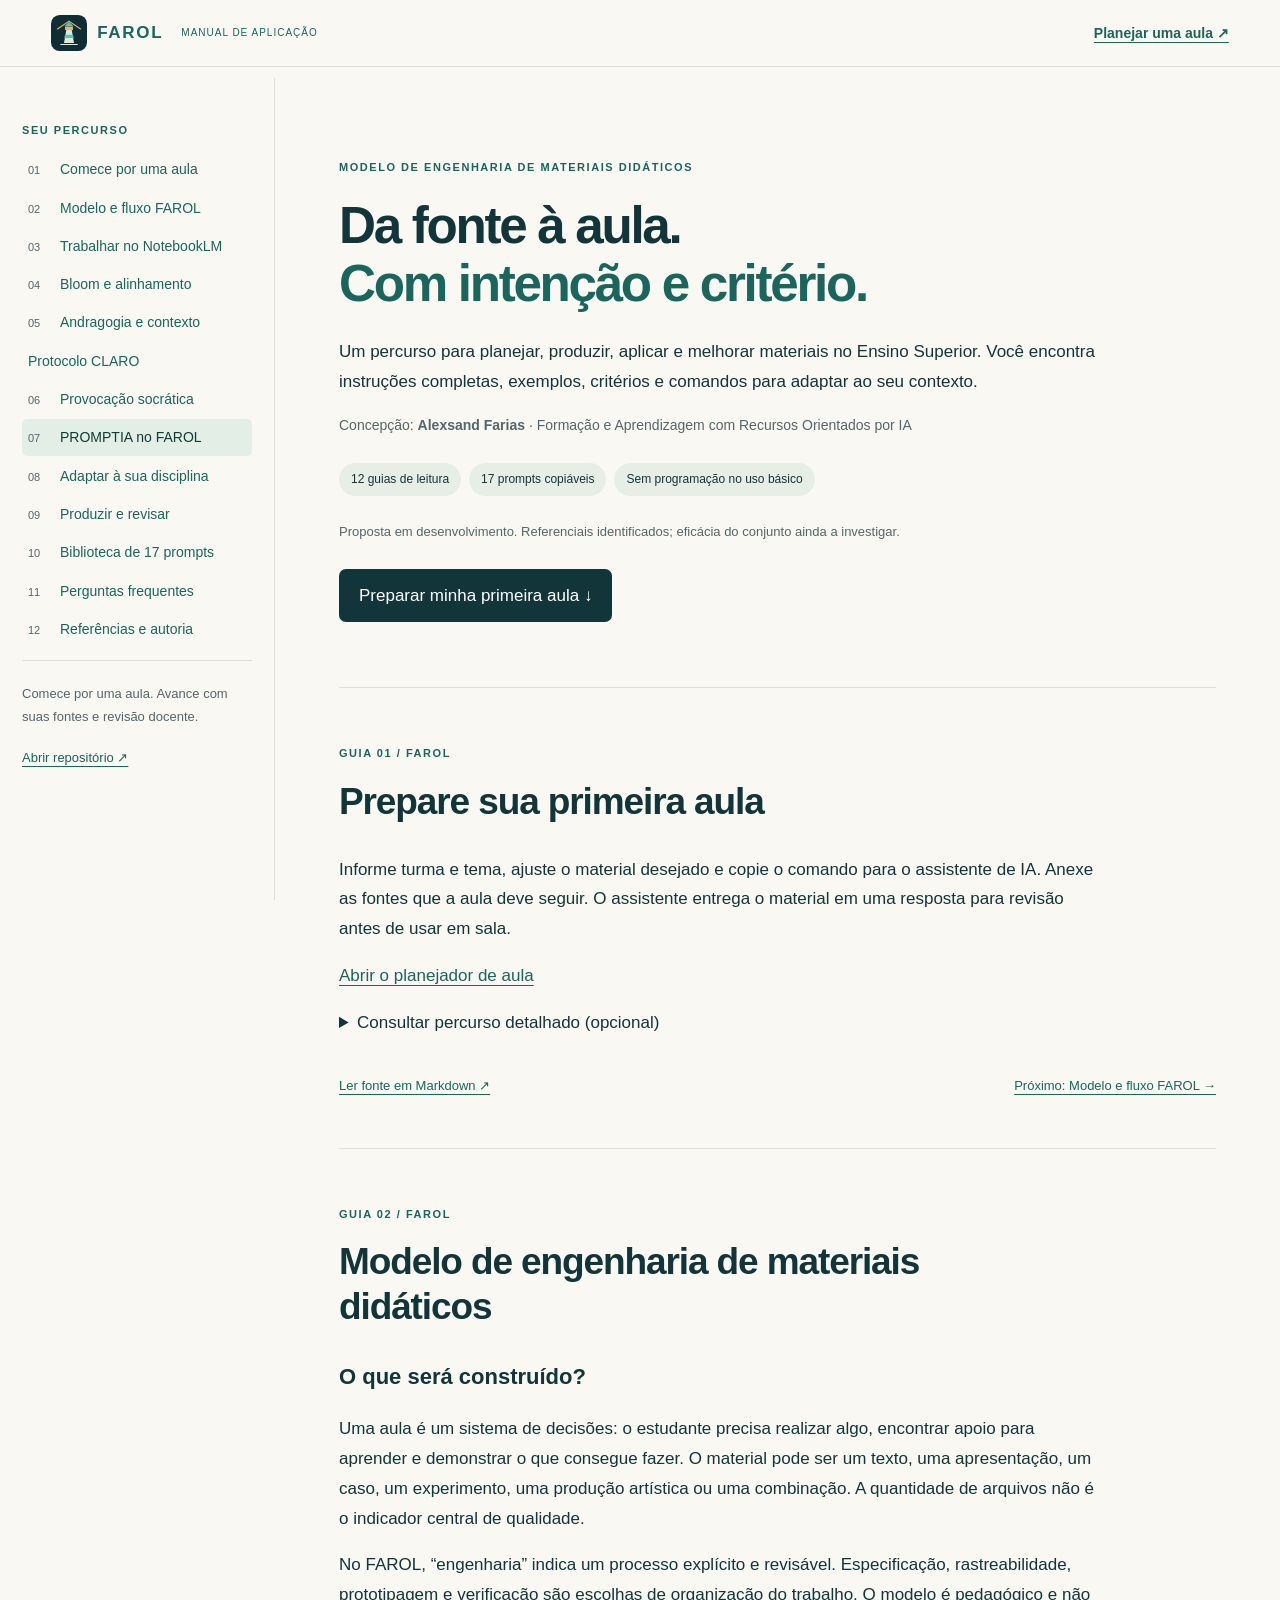
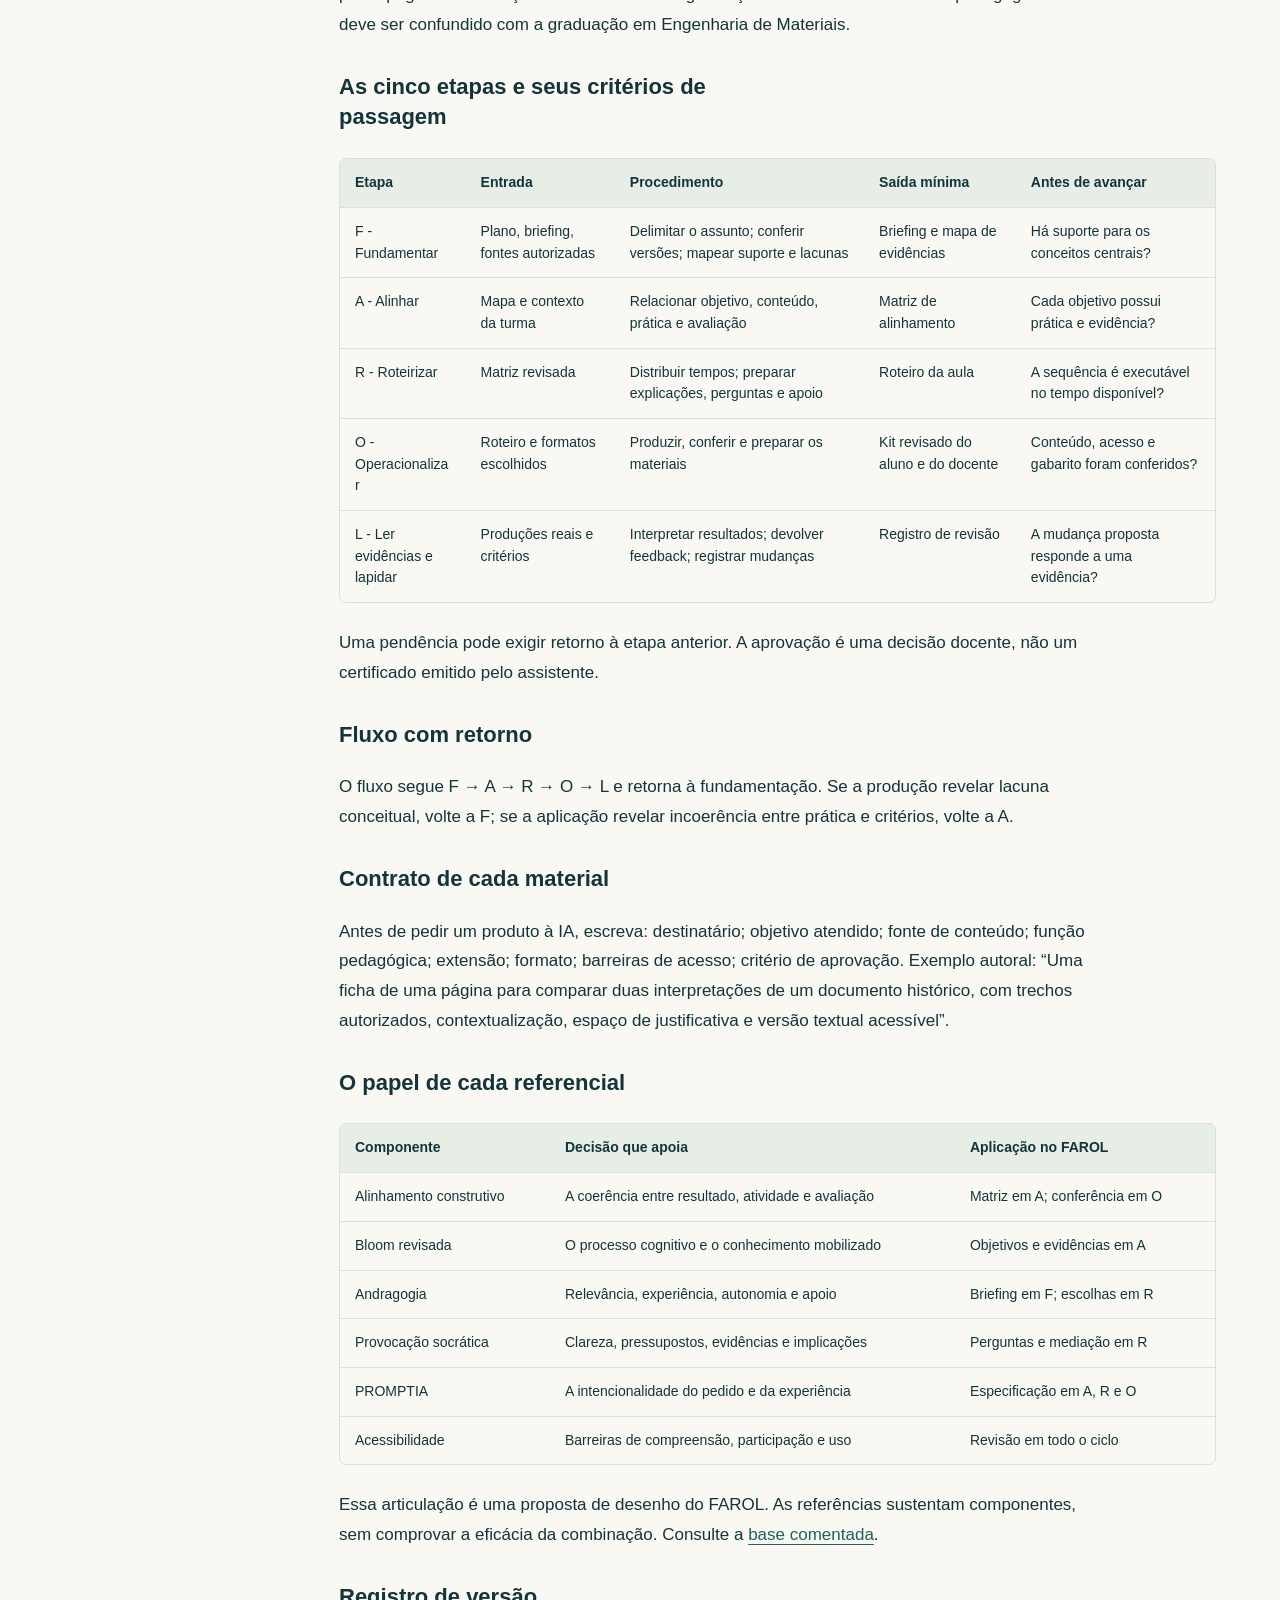
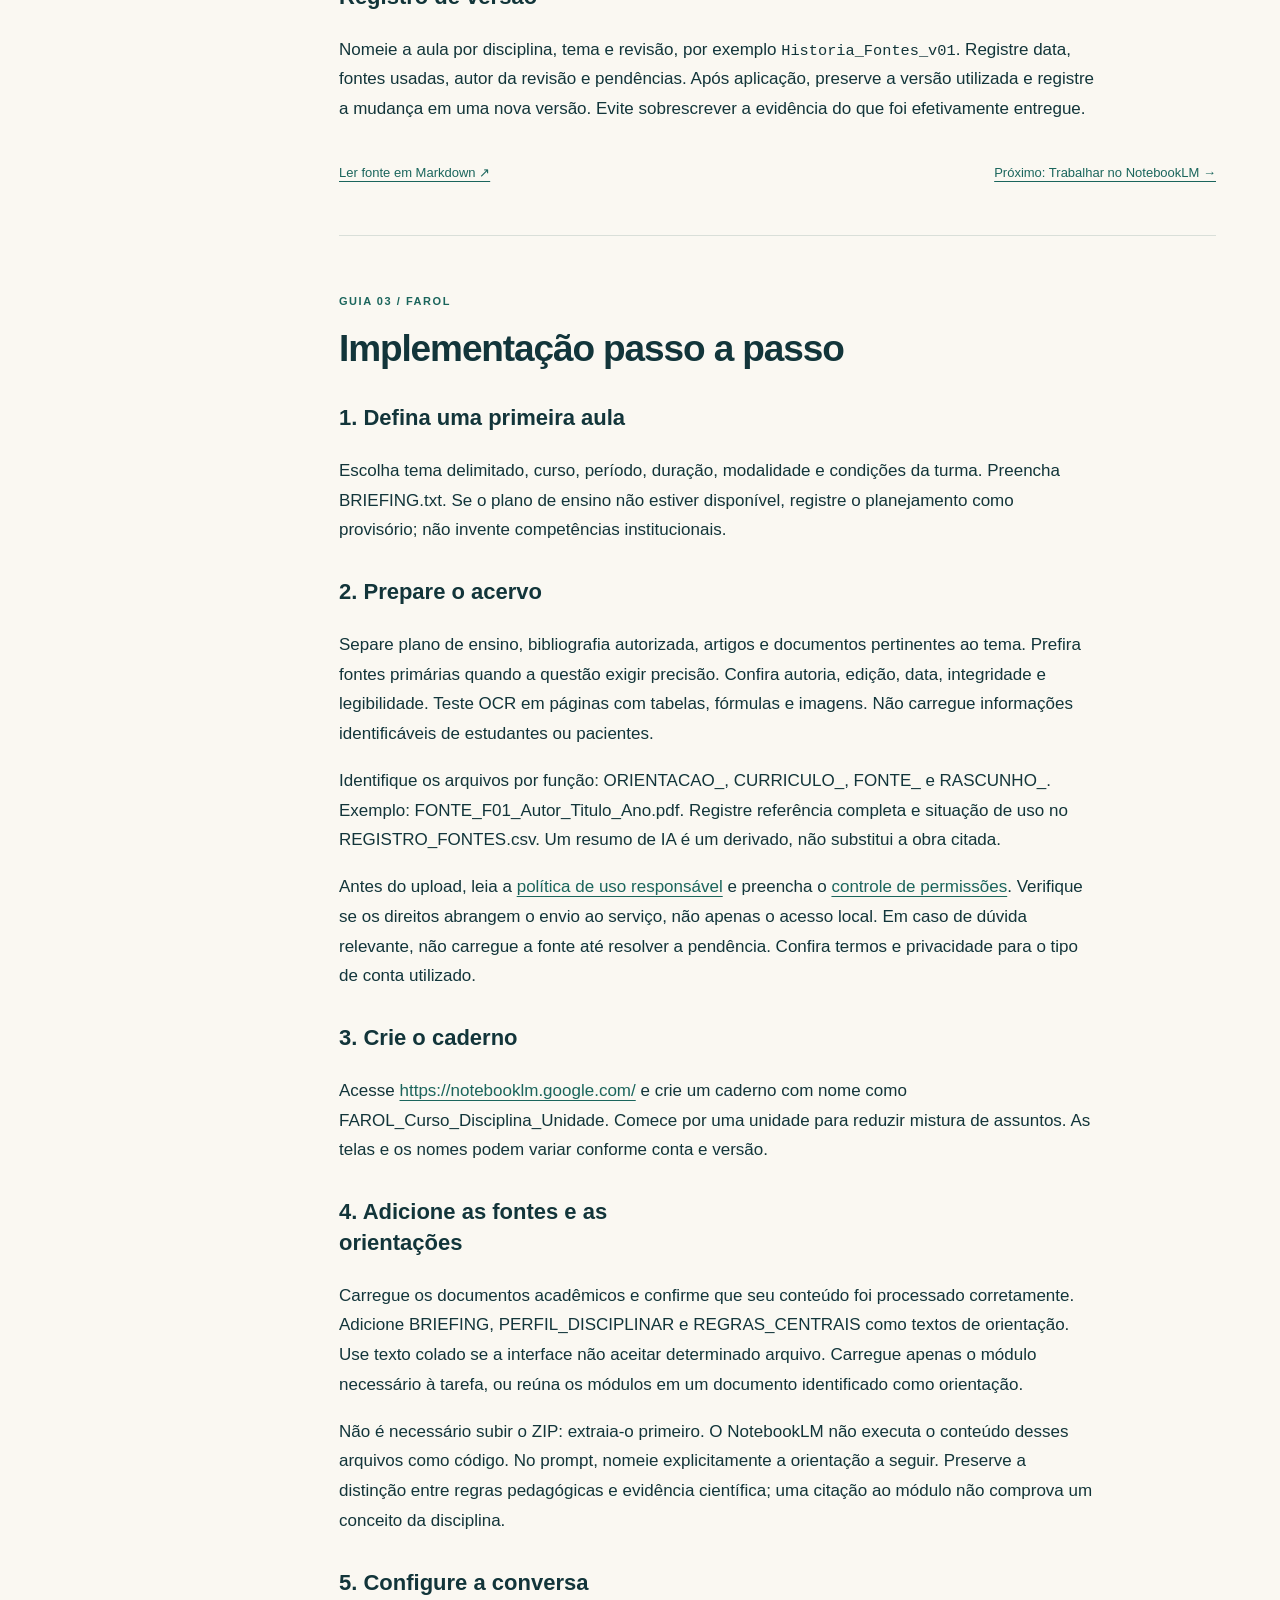
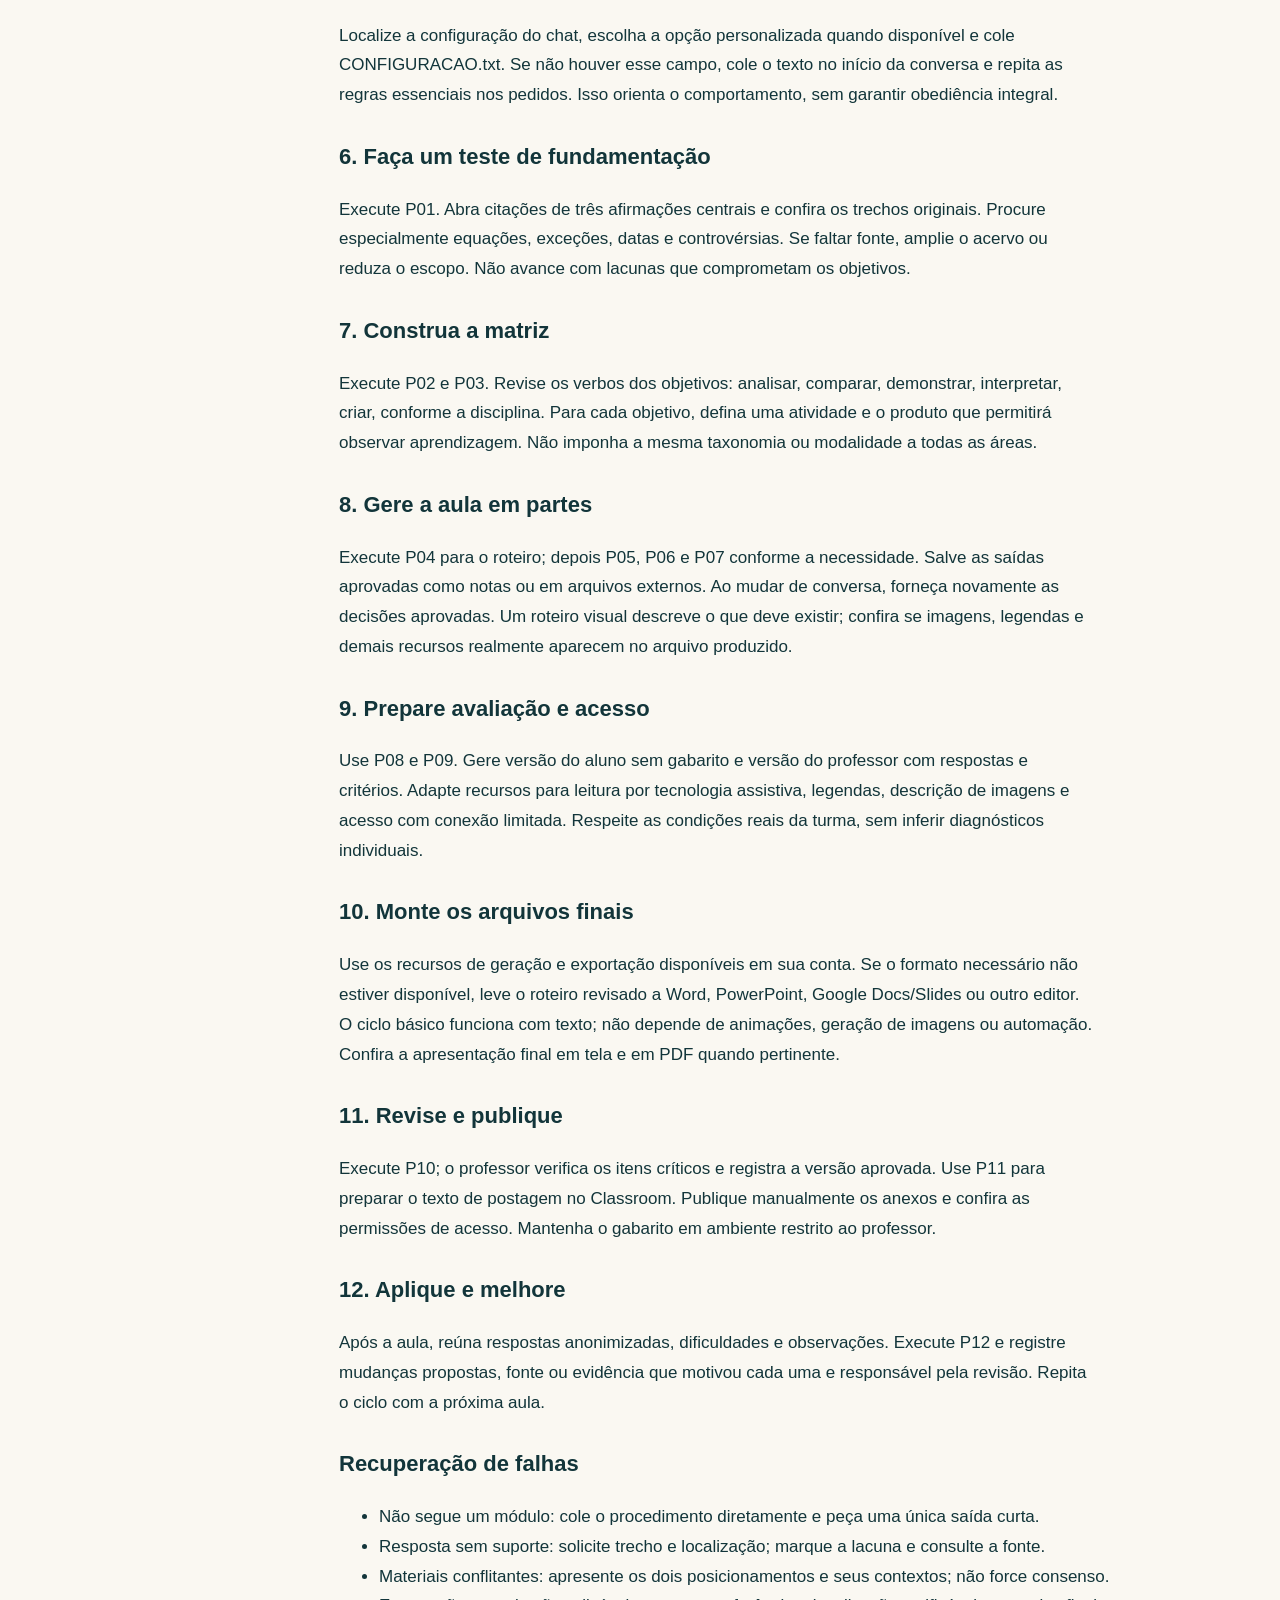
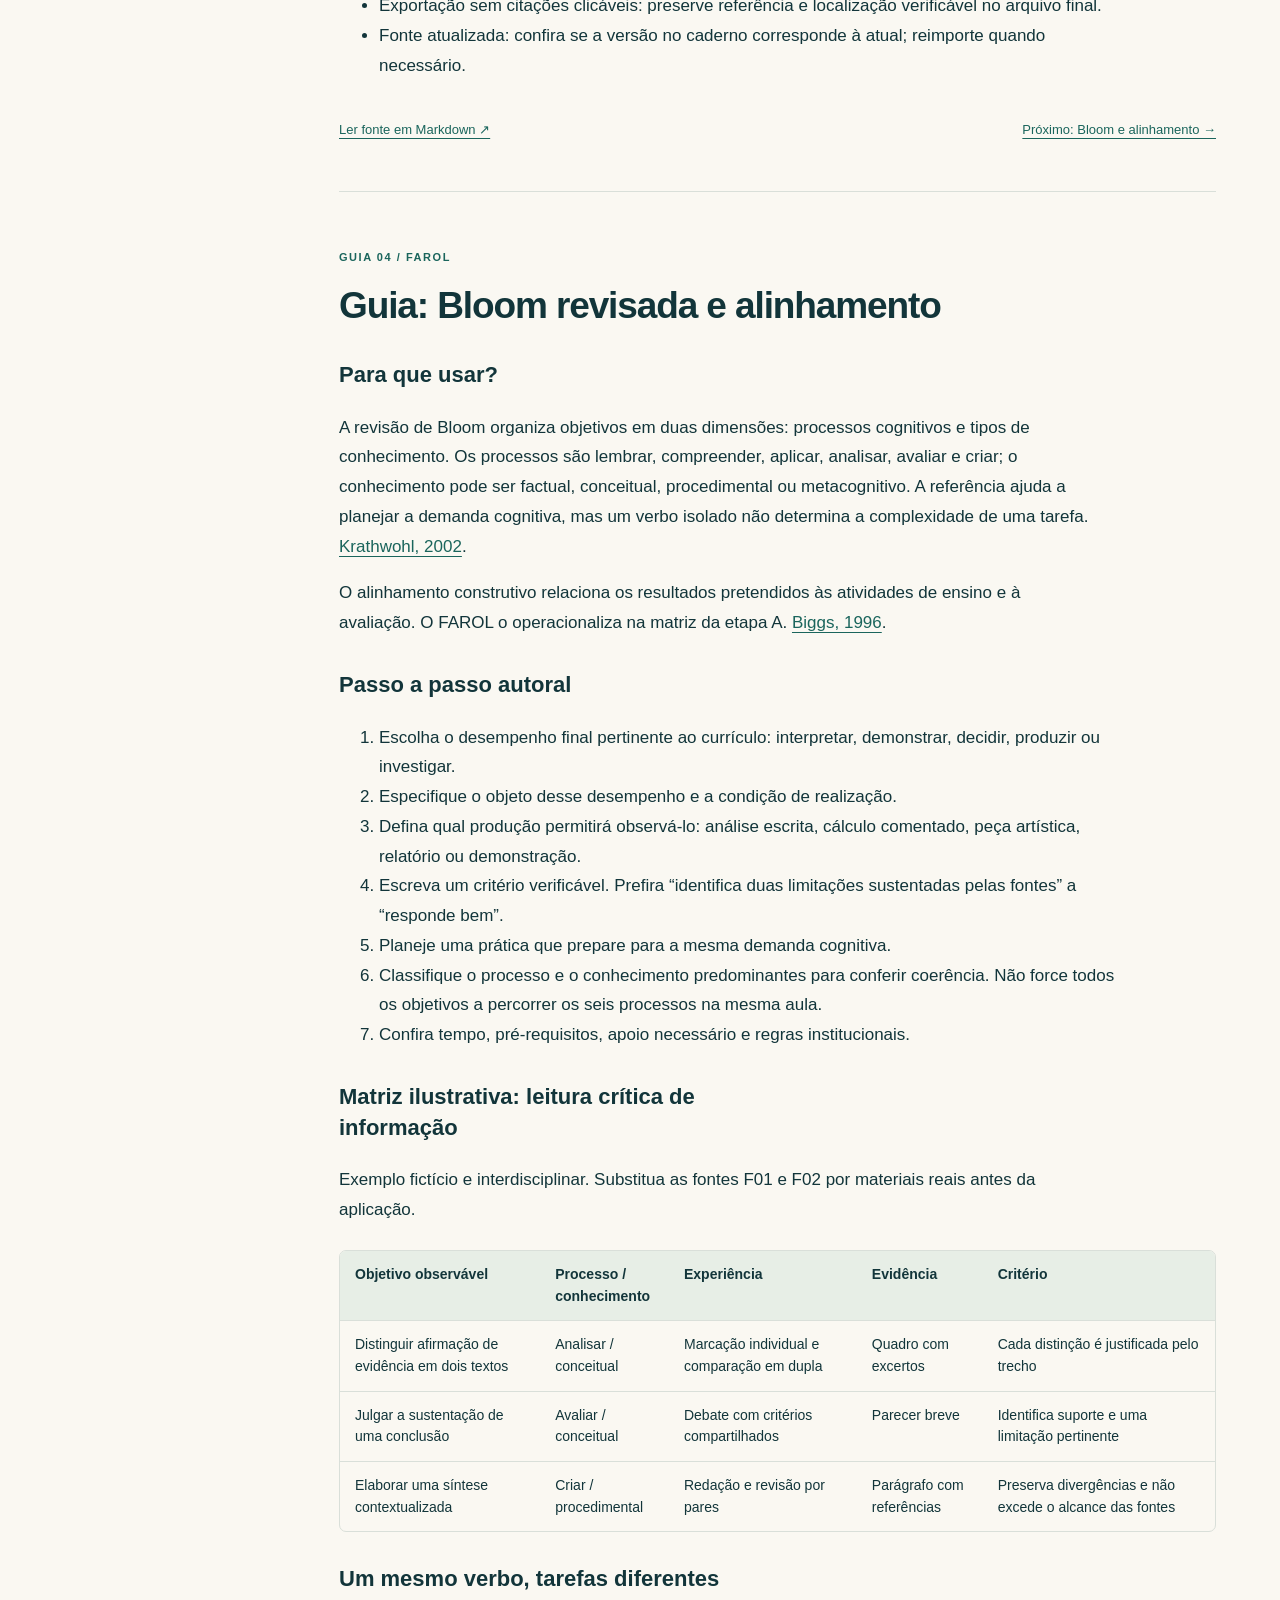
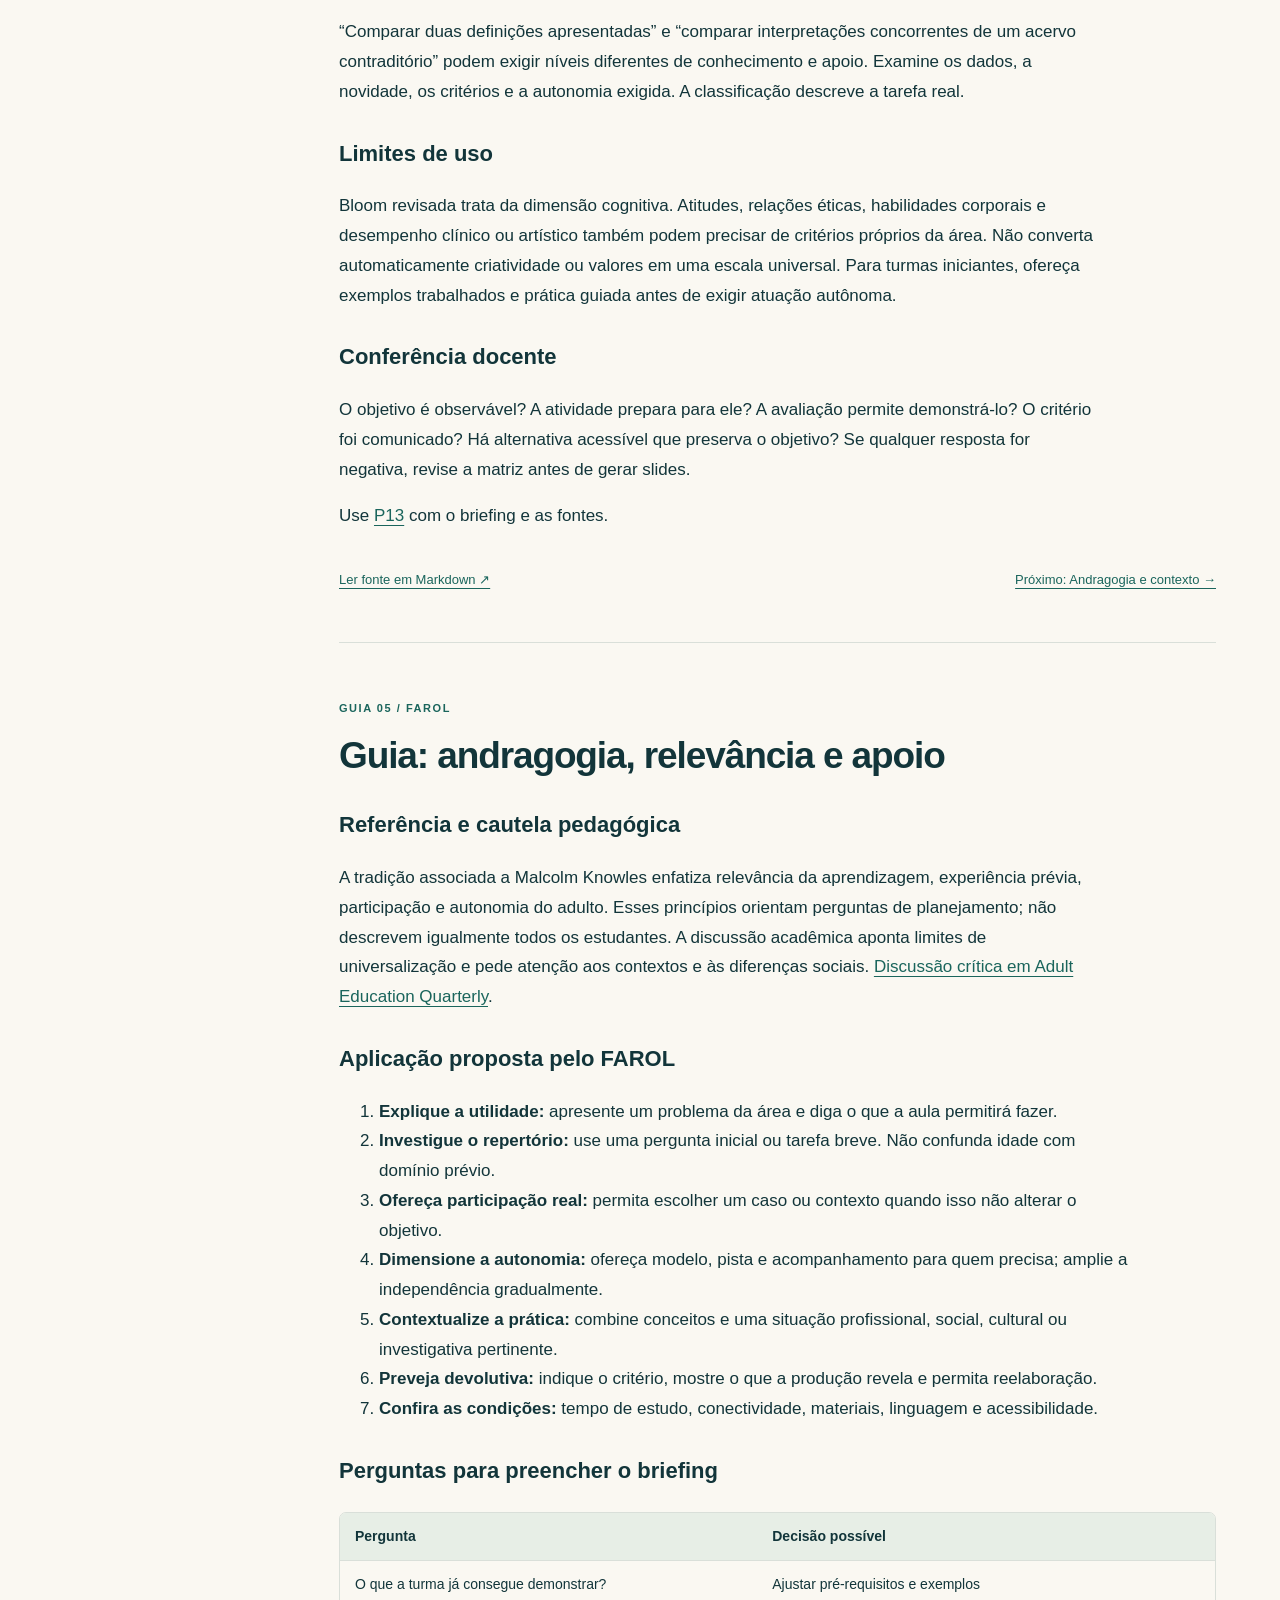
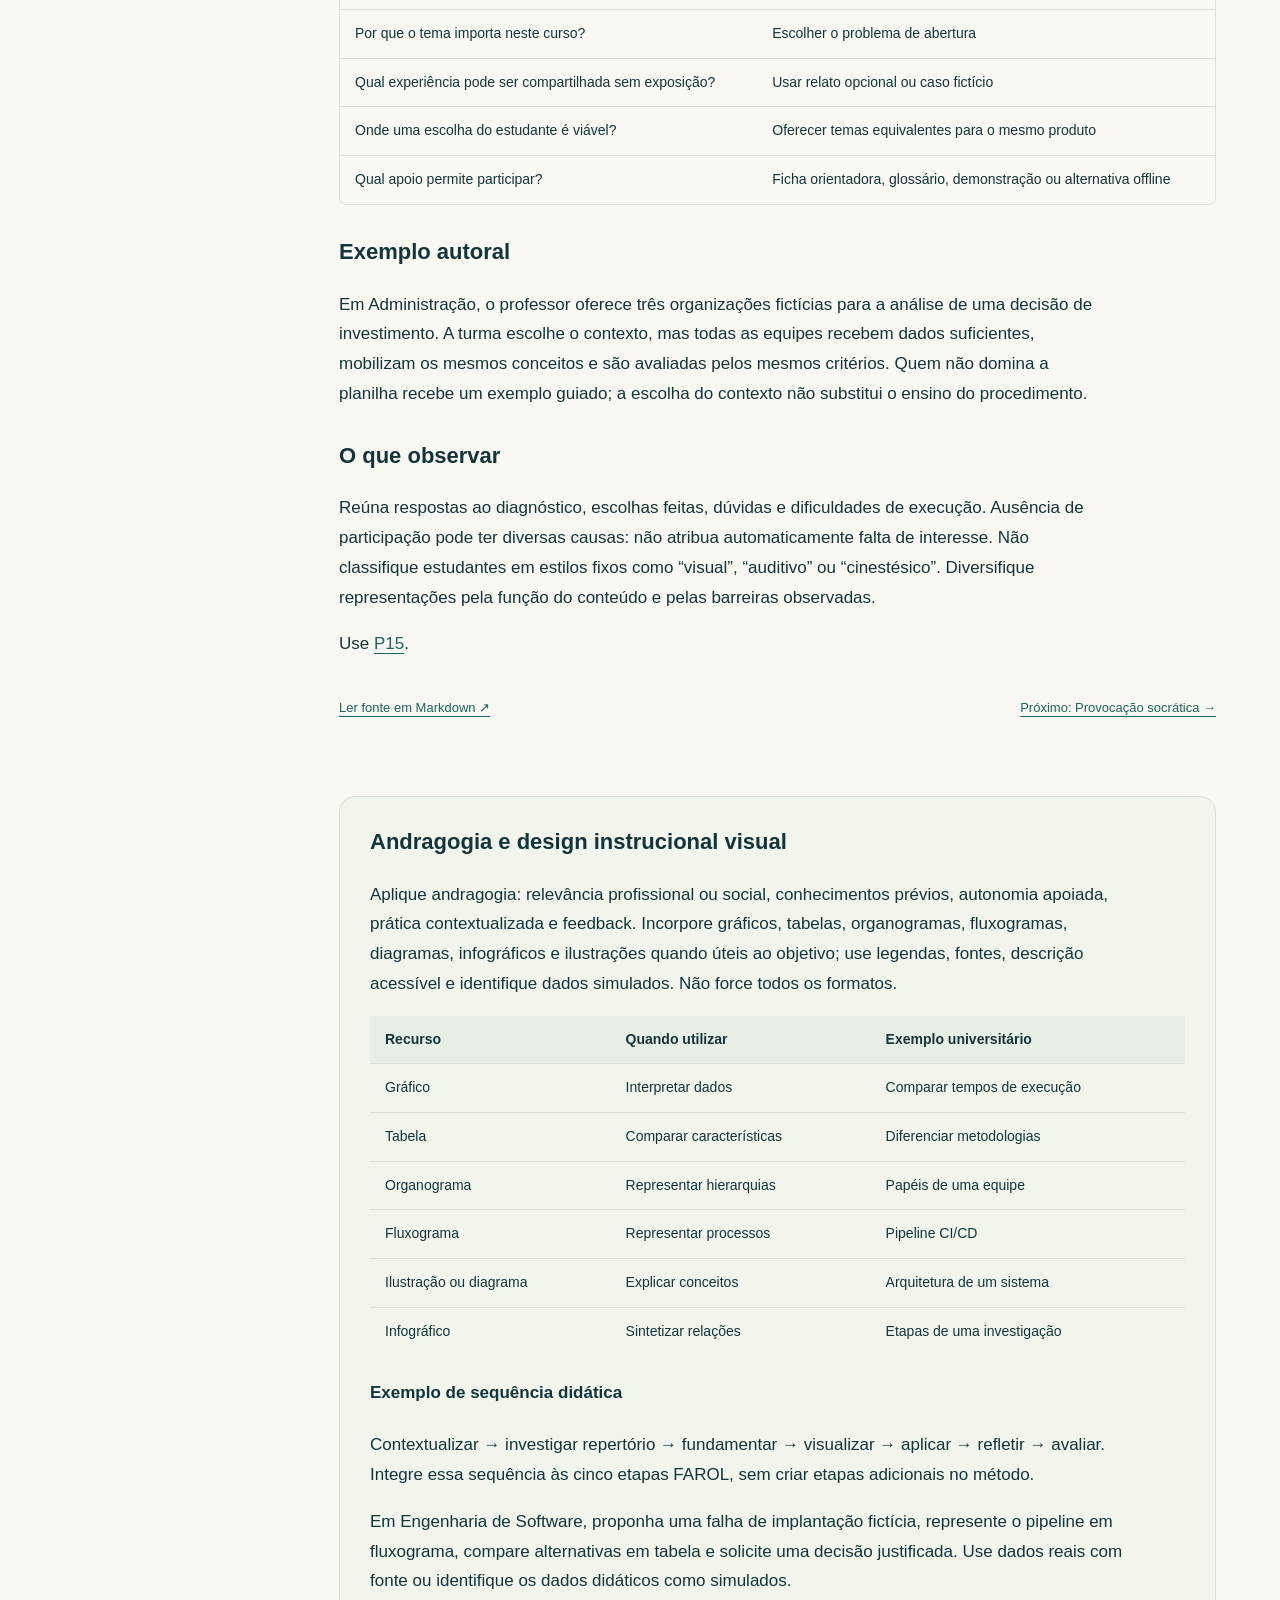
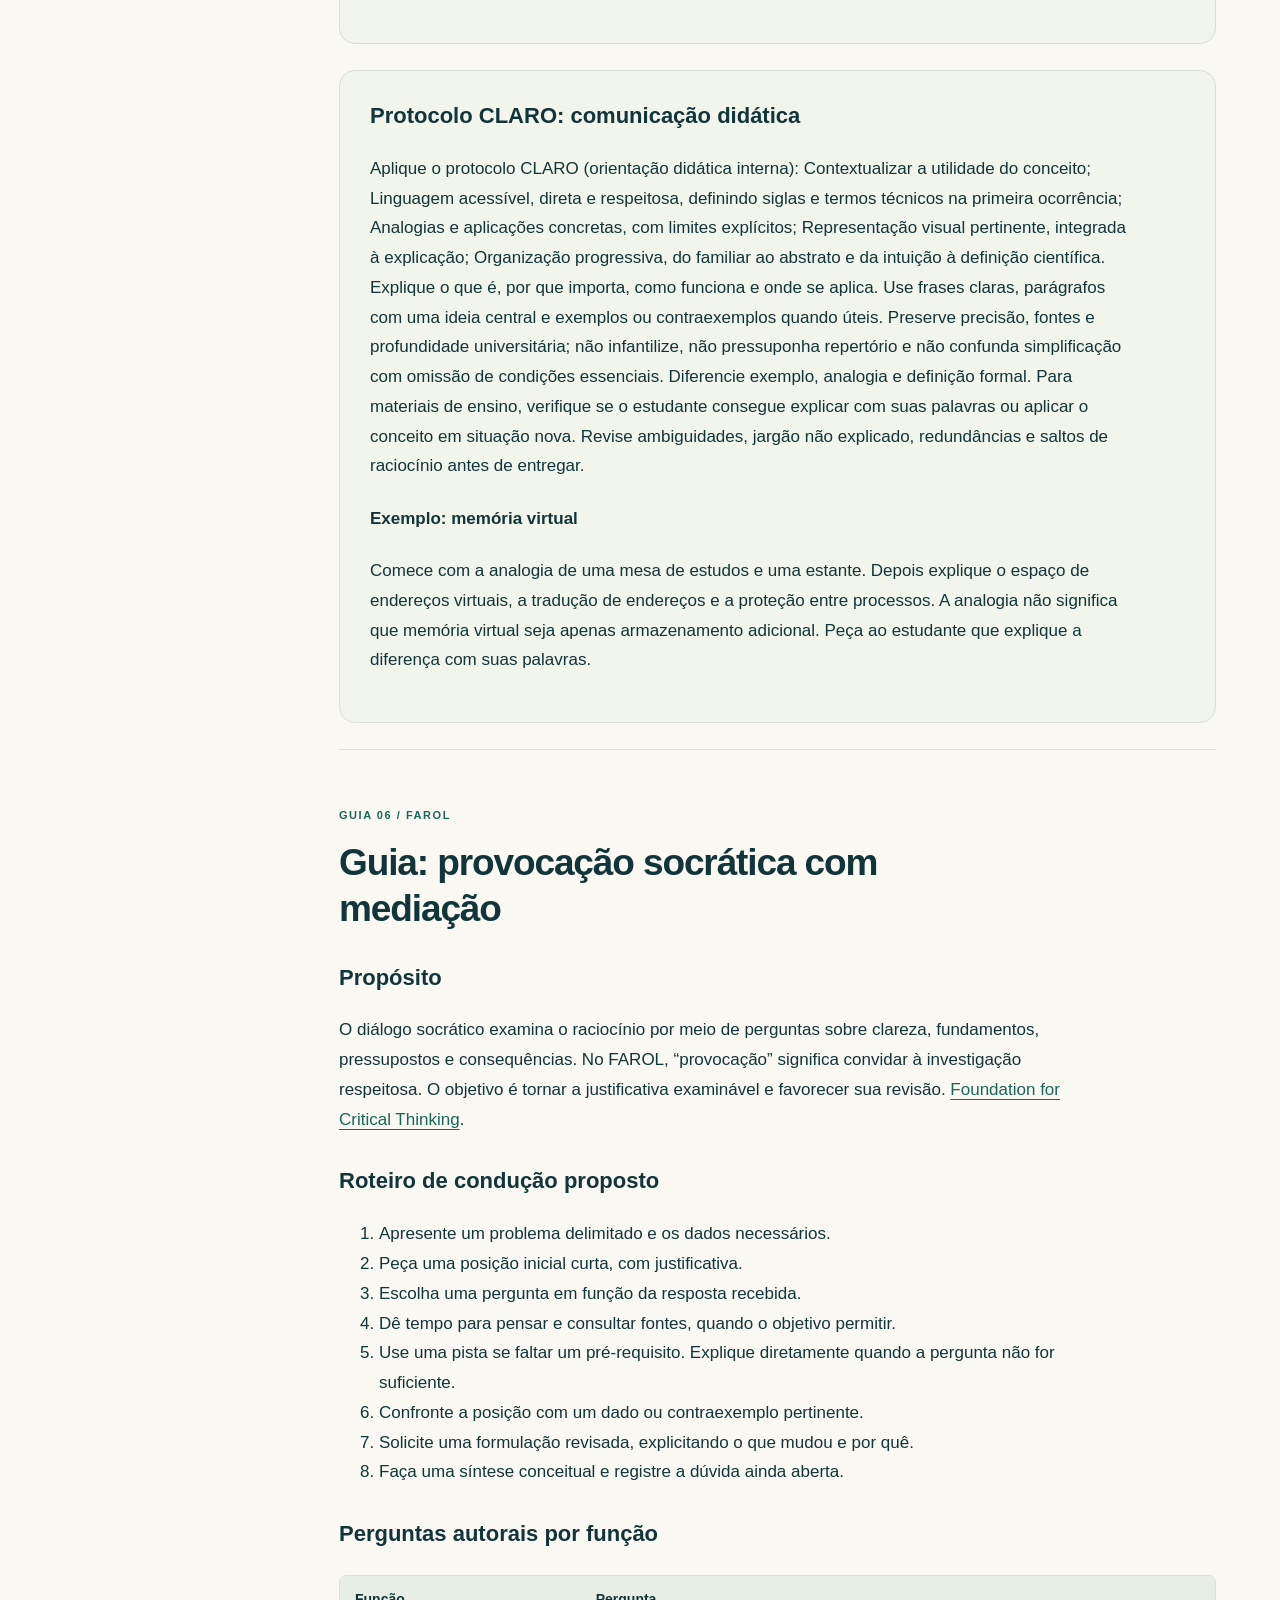
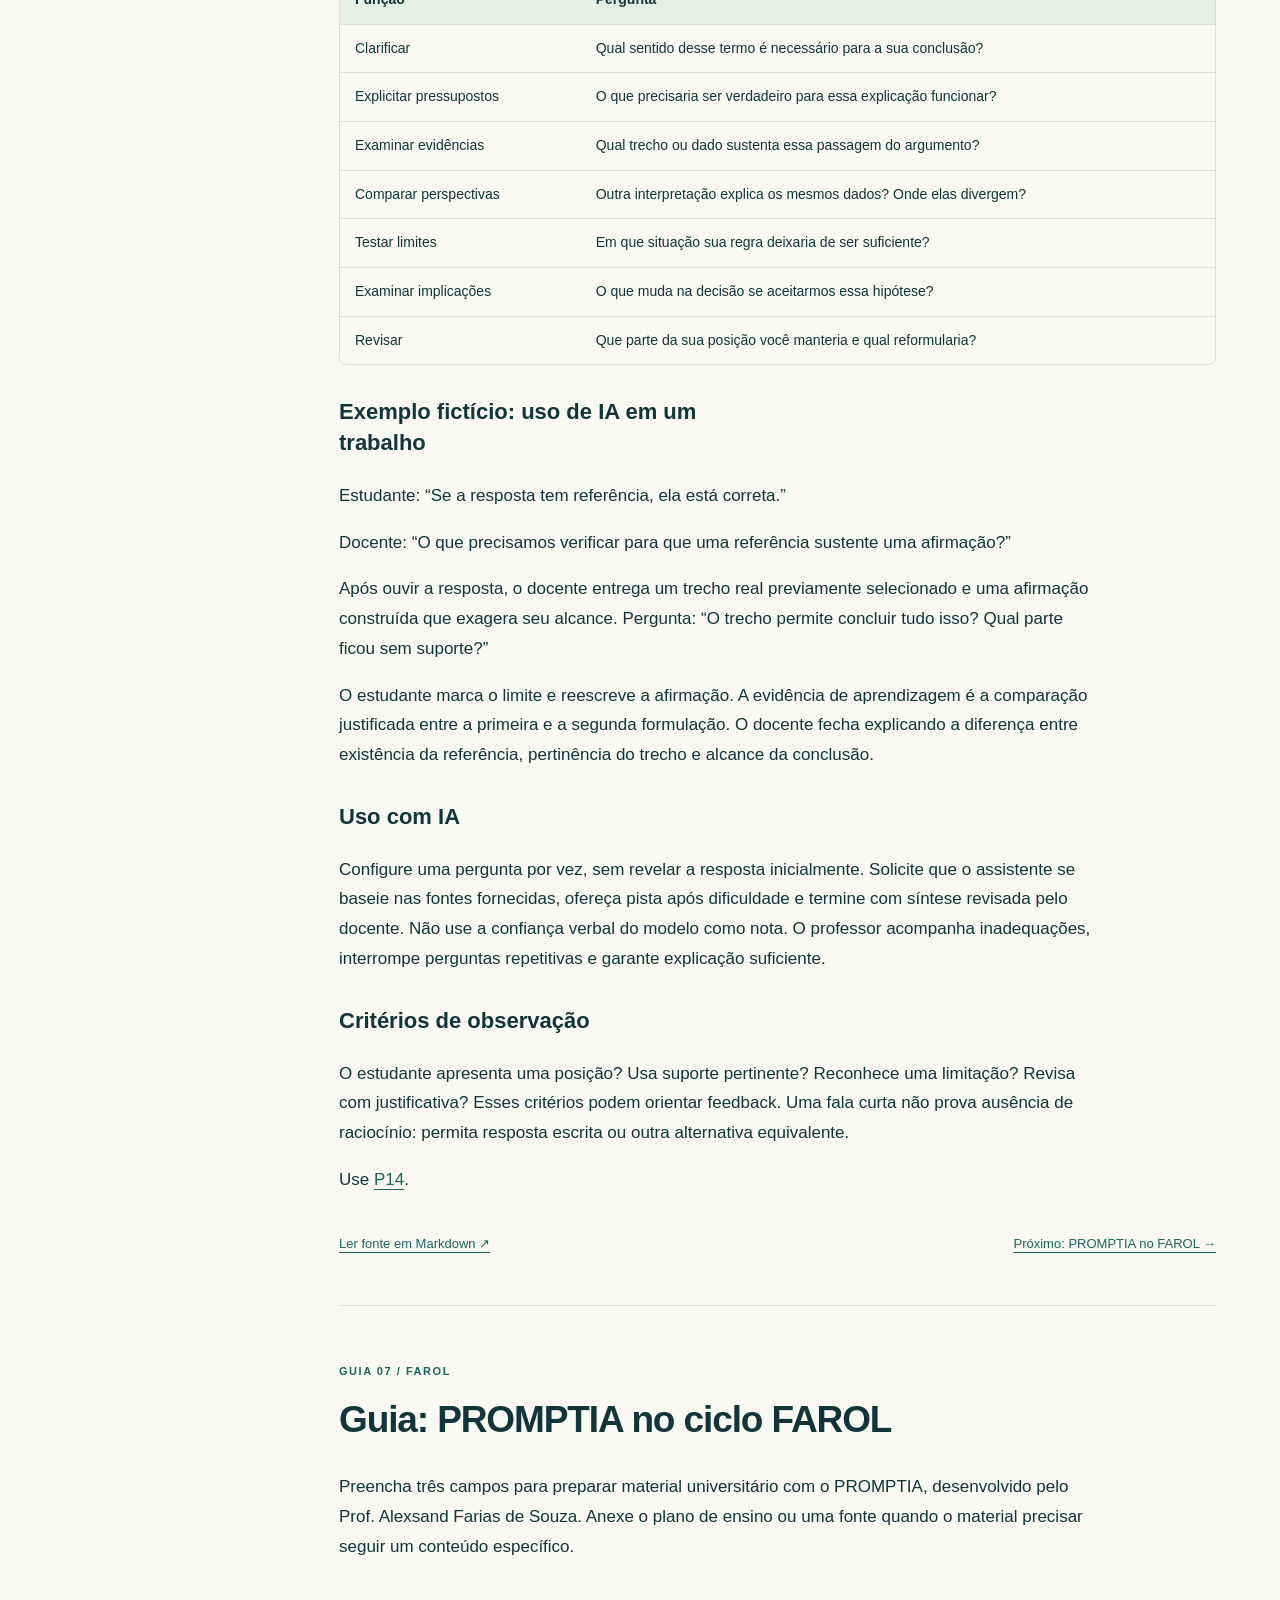
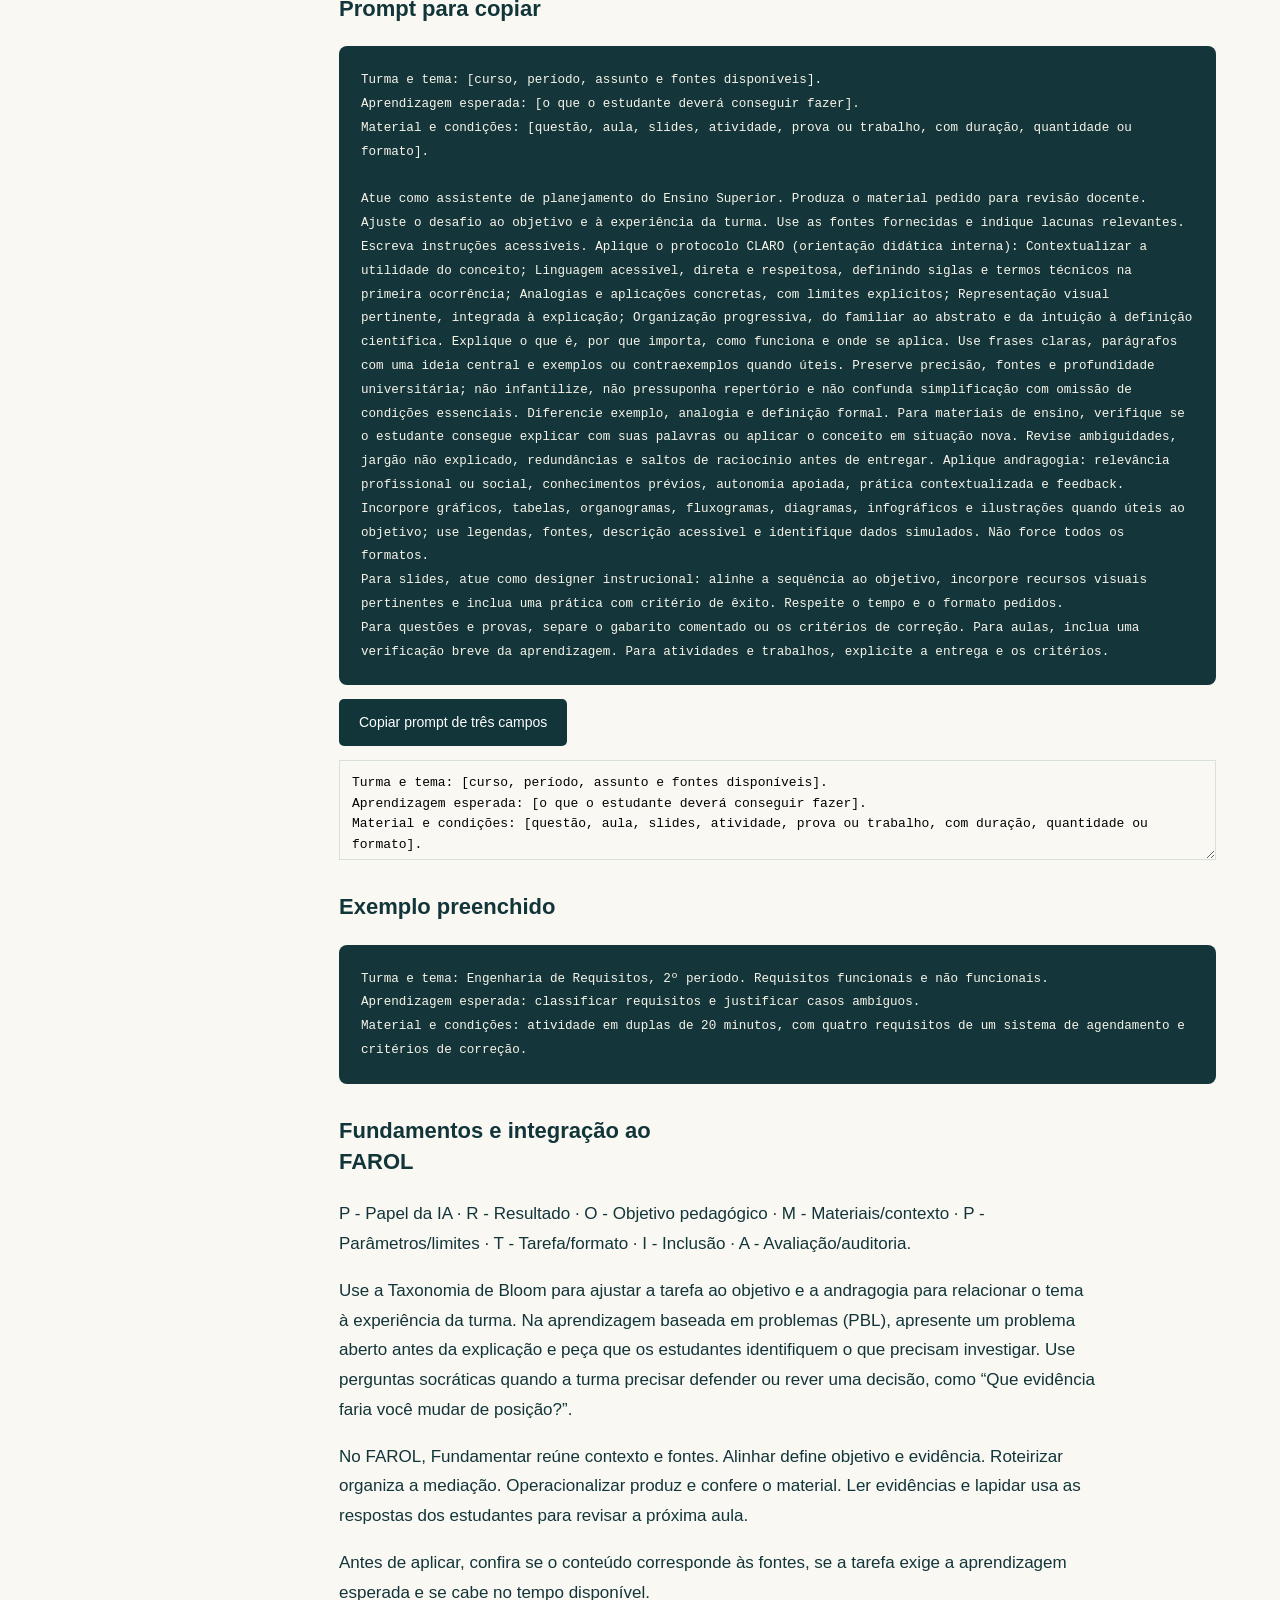
<file: docs/site/manual.html>
<!doctype html>
<html lang="pt-BR"><head><meta charset="utf-8"><meta name="viewport" content="width=device-width,initial-scale=1"><title>Manual FAROL | Da fonte à aula</title><meta name="description" content="Aprenda a criar aulas com o FAROL: início rápido, Bloom, andragogia, diálogo socrático, PROMPTIA, 17 prompts e FAQ."><link rel="icon" href="favicon.svg"><link rel="stylesheet" href="manual.css?v=layout-20261127"><script src="manual.js?v=0.5.0" defer></script></head>
<body id="topo"><a class="skip" href="#manual-conteudo">Pular para os guias</a><header class="manual-header"><a href="index.html" class="wordmark"><img src="favicon.svg" width="36" height="36" alt="">FAROL <small>MANUAL DE APLICAÇÃO</small></a><a href="index.html#planejar">Planejar uma aula ↗</a></header>
<div class="manual-shell"><aside><p class="eyebrow">SEU PERCURSO</p><nav aria-label="Guias do manual"><a href="#comece"><span>01</span>Comece por uma aula</a><a href="#modelo"><span>02</span>Modelo e fluxo FAROL</a><a href="#fontes"><span>03</span>Trabalhar no NotebookLM</a><a href="#bloom"><span>04</span>Bloom e alinhamento</a><a href="#adultos"><span>05</span>Andragogia e contexto</a><a href="#protocolo-claro">Protocolo CLARO</a><a href="#socratico"><span>06</span>Provocação socrática</a><a href="#promptia"><span>07</span>PROMPTIA no FAROL</a><a href="#areas"><span>08</span>Adaptar à sua disciplina</a><a href="#producao"><span>09</span>Produzir e revisar</a><a href="#prompts"><span>10</span>Biblioteca de 17 prompts</a><a href="#faq"><span>11</span>Perguntas frequentes</a><a href="#referencias"><span>12</span>Referências e autoria</a></nav><p class="aside-note">Comece por uma aula. Avance com suas fontes e revisão docente.</p><a href="https://github.com/alexsandsouza/metodofarol">Abrir repositório ↗</a></aside><main id="manual-conteudo"><div class="manual-hero"><p class="eyebrow">MODELO DE ENGENHARIA DE MATERIAIS DIDÁTICOS</p><h1>Da fonte à aula.<br><em>Com intenção e critério.</em></h1><p>Um percurso para planejar, produzir, aplicar e melhorar materiais no Ensino Superior. Você encontra instruções completas, exemplos, critérios e comandos para adaptar ao seu contexto.</p><p class="author">Concepção: <strong>Alexsand Farias</strong> · Formação e Aprendizagem com Recursos Orientados por IA</p><div class="hero-tags"><span>12 guias de leitura</span><span>17 prompts copiáveis</span><span>Sem programação no uso básico</span></div><p class="development">Proposta em desenvolvimento. Referenciais identificados; eficácia do conjunto ainda a investigar.</p><a class="primary" href="#comece">Preparar minha primeira aula ↓</a></div><section id="comece" class="chapter" aria-label="Comece por uma aula"><p class="chapter-number">GUIA 01 / FAROL</p><h2>Prepare sua primeira aula</h2><p>Informe turma e tema, ajuste o material desejado e copie o comando para o assistente de IA. Anexe as fontes que a aula deve seguir. O assistente entrega o material em uma resposta para revisão antes de usar em sala.</p><p><a href="index.html#planejar">Abrir o planejador de aula</a></p><details><summary>Consultar percurso detalhado (opcional)</summary>
<h3>Antes de começar</h3>
<p>Escolha uma aula delimitada, tenha o plano de ensino quando disponível e selecione poucas fontes pertinentes que você possa utilizar. Você precisará de um editor de texto e, se quiser apoio de IA, de um assistente ou NotebookLM. Não é necessário programar. O tempo de preparação depende do acervo e dos produtos escolhidos.</p>
<p>Neste percurso, o resultado é um briefing, uma matriz, um roteiro e uma atividade com critérios. Crie slides ou outros recursos quando ajudarem o objetivo.</p>
<h3>Passo 1 - Descreva a aula</h3>
<p>Preencha o <a href="https://github.com/alexsandsouza/metodofarol/blob/main/modelos/BRIEFING.txt">briefing</a>. Registre curso, disciplina, período, tema, duração, repertório, recursos, barreiras e produto desejado. Se faltar plano de ensino, marque os objetivos como provisórios.</p>
<p><strong>Exemplo fictício:</strong> aula interdisciplinar de 100 minutos para universitários iniciantes, sobre a distinção entre opinião, afirmação e evidência. Produto: parecer breve que julga a sustentação de uma conclusão. Recursos: dois textos autorizados, projetor opcional e ficha impressa.</p>
<h3>Passo 2 - Confira e registre as fontes</h3>
<p>Selecione F01 e F02 reais para o assunto. Abra o original e registre autoria, data, endereço, localização e permissão no <a href="https://github.com/alexsandsouza/metodofarol/blob/main/modelos/REGISTRO_FONTES.csv">registro de fontes</a>. Neste exemplo, F01 e F02 são espaços de preenchimento, não referências existentes.</p>
<p>Se não houver suporte para o conteúdo central, resolva essa lacuna antes de redigir uma aula definitiva. O texto FAROL orienta o trabalho e não substitui a bibliografia da disciplina.</p>
<h3>Passo 3 - Prepare o espaço de trabalho</h3>
<p>No NotebookLM, crie um caderno para a aula ou unidade; adicione somente documentos permitidos e confirme se foram processados. Adicione briefing, perfil e regras identificados como orientação. Não envie o ZIP; extraia os arquivos. Veja o <a href="#fontes">guia da ferramenta</a>.</p>
<p>Em outro assistente, forneça os mesmos documentos e explicite quais são orientações e quais são fontes disciplinares.</p>
<h3>Passo 4 - Execute F: diagnóstico</h3>
<pre><code class="language-text">Use meu briefing e as REGRAS_CENTRAIS FAROL.
Liste somente as fontes efetivamente disponíveis para esta aula.
Relacione cada conceito central a uma fonte e localização verificável.
Separe suporte direto, interpretação e lacuna. Não invente referências.
Se o acervo for insuficiente, indique o que falta antes de produzir a aula.
</code></pre>
<p>Abra as citações e confira o contexto. Salve o diagnóstico revisado.</p>
<h3>Passo 5 - Execute A: alinhamento</h3>
<pre><code class="language-text">Com base no diagnóstico revisado, proponha até três objetivos observáveis.
Construa uma matriz: objetivo | processo cognitivo e conhecimento |
atividade | evidência | critério | tempo.
Use Bloom revisada quando pertinente ao objetivo cognitivo.
Considere o repertório, a relevância e os apoios da turma.
Não invente competências institucionais. Apresente para revisão docente.
</code></pre>
<p>Confira se o objetivo pode ser demonstrado com a tarefa proposta. Revise a matriz antes de avançar.</p>
<h3>Passo 6 - Execute R: roteiro</h3>
<p>Para o exemplo, uma distribuição possível é:</p>
<div class="table-scroll"><table>
<thead>
<tr>
<th>Minutos</th>
<th>Ação</th>
<th>Evidência</th>
</tr>
</thead>
<tbody><tr>
<td>0-10</td>
<td>Problema inicial e posição individual</td>
<td>Hipótese inicial</td>
</tr>
<tr>
<td>10-25</td>
<td>Explicação e exemplo de conferência de fonte</td>
<td>Respostas de checagem</td>
</tr>
<tr>
<td>25-45</td>
<td>Leitura e marcação em dupla</td>
<td>Quadro de afirmações e suporte</td>
</tr>
<tr>
<td>45-60</td>
<td>Diálogo socrático sobre um contraexemplo</td>
<td>Justificativa confrontada</td>
</tr>
<tr>
<td>60-80</td>
<td>Produção individual do parecer</td>
<td>Texto de 150 a 200 palavras</td>
</tr>
<tr>
<td>80-95</td>
<td>Feedback por critérios e revisão</td>
<td>Segunda versão</td>
</tr>
<tr>
<td>95-100</td>
<td>Síntese e dúvida final</td>
<td>Registro de fechamento</td>
</tr>
</tbody></table></div>
<p>Total: 100 minutos. Essa é uma proposta, não um tempo obrigatório. Ajuste ao contexto. Peça ao assistente as perguntas, os apoios e a síntese; confira conceitos e soma dos tempos.</p>
<h3>Passo 7 - Execute O: atividade e material</h3>
<p>Prepare a ficha do aluno: contexto, textos selecionados, tarefa, etapas, tempo, extensão e critérios. Prepare separadamente a versão do professor com caminhos esperados e justificativas baseadas nas fontes. Use os <a href="#prompts">prompts de recursos</a> e a <a href="#promptia">especificação PROMPTIA</a>.</p>
<p><strong>Critérios do exemplo:</strong> conclusão explícita; evidência localizada e pertinente; reconhecimento de limite. Se houver nota, estabeleça pontuação e descritores conforme a disciplina e as regras institucionais.</p>
<h3>Passo 8 - Revise antes de disponibilizar</h3>
<p>Execute P09 e P10. Confira fontes, clareza, tempo, acessibilidade, permissões e versões. Abra o arquivo final, teste links e verifique se o gabarito foi removido do material público. Uma sugestão visual ainda não é imagem incorporada.</p>
<h3>Passo 9 - Aplique e execute L</h3>
<p>Reúna as versões anonimizadas dos pareceres e o fechamento. Compare com os critérios, devolva feedback e registre uma mudança para a próxima aula. Sem dados reais, registre apenas o plano de coleta.</p>
<h3>Se algo falhar</h3>
<p><strong>A IA inventou fonte:</strong> retire a afirmação, consulte o original e registre a lacuna.<br><strong>A saída ficou genérica:</strong> reduza o pedido a um produto, forneça o briefing e peça critérios explícitos.<br><strong>A atividade ficou longa:</strong> priorize o objetivo central e recalcule os tempos.<br><strong>A turma ainda não tem repertório:</strong> acrescente exemplo guiado e pratique antes da tarefa autônoma.<br><strong>A fonte mudou:</strong> confira a versão no caderno e revise os derivados já produzidos.</p>
<p><a href="https://github.com/alexsandsouza/metodofarol/blob/main/docs/README.md">Continuar pelos guias</a> · <a href="#prompts">Copiar prompts</a></p>
</details><div class="chapter-end"><a href="https://github.com/alexsandsouza/metodofarol/blob/main/docs/10-primeira-aula.md">Ler fonte em Markdown ↗</a><a href="#modelo">Próximo: Modelo e fluxo FAROL →</a></div></section><section id="modelo" class="chapter" aria-label="Modelo e fluxo FAROL"><p class="chapter-number">GUIA 02 / FAROL</p><h2>Modelo de engenharia de materiais didáticos</h2>
<h3>O que será construído?</h3>
<p>Uma aula é um sistema de decisões: o estudante precisa realizar algo, encontrar apoio para aprender e demonstrar o que consegue fazer. O material pode ser um texto, uma apresentação, um caso, um experimento, uma produção artística ou uma combinação. A quantidade de arquivos não é o indicador central de qualidade.</p>
<p>No FAROL, “engenharia” indica um processo explícito e revisável. Especificação, rastreabilidade, prototipagem e verificação são escolhas de organização do trabalho. O modelo é pedagógico e não deve ser confundido com a graduação em Engenharia de Materiais.</p>
<h3>As cinco etapas e seus critérios de passagem</h3>
<div class="table-scroll"><table>
<thead>
<tr>
<th>Etapa</th>
<th>Entrada</th>
<th>Procedimento</th>
<th>Saída mínima</th>
<th>Antes de avançar</th>
</tr>
</thead>
<tbody><tr>
<td>F - Fundamentar</td>
<td>Plano, briefing, fontes autorizadas</td>
<td>Delimitar o assunto; conferir versões; mapear suporte e lacunas</td>
<td>Briefing e mapa de evidências</td>
<td>Há suporte para os conceitos centrais?</td>
</tr>
<tr>
<td>A - Alinhar</td>
<td>Mapa e contexto da turma</td>
<td>Relacionar objetivo, conteúdo, prática e avaliação</td>
<td>Matriz de alinhamento</td>
<td>Cada objetivo possui prática e evidência?</td>
</tr>
<tr>
<td>R - Roteirizar</td>
<td>Matriz revisada</td>
<td>Distribuir tempos; preparar explicações, perguntas e apoio</td>
<td>Roteiro da aula</td>
<td>A sequência é executável no tempo disponível?</td>
</tr>
<tr>
<td>O - Operacionalizar</td>
<td>Roteiro e formatos escolhidos</td>
<td>Produzir, conferir e preparar os materiais</td>
<td>Kit revisado do aluno e do docente</td>
<td>Conteúdo, acesso e gabarito foram conferidos?</td>
</tr>
<tr>
<td>L - Ler evidências e lapidar</td>
<td>Produções reais e critérios</td>
<td>Interpretar resultados; devolver feedback; registrar mudanças</td>
<td>Registro de revisão</td>
<td>A mudança proposta responde a uma evidência?</td>
</tr>
</tbody></table></div>
<p>Uma pendência pode exigir retorno à etapa anterior. A aprovação é uma decisão docente, não um certificado emitido pelo assistente.</p>
<h3>Fluxo com retorno</h3>
<p>O fluxo segue F → A → R → O → L e retorna à fundamentação. Se a produção revelar lacuna conceitual, volte a F; se a aplicação revelar incoerência entre prática e critérios, volte a A.</p>
<h3>Contrato de cada material</h3>
<p>Antes de pedir um produto à IA, escreva: destinatário; objetivo atendido; fonte de conteúdo; função pedagógica; extensão; formato; barreiras de acesso; critério de aprovação. Exemplo autoral: “Uma ficha de uma página para comparar duas interpretações de um documento histórico, com trechos autorizados, contextualização, espaço de justificativa e versão textual acessível”.</p>
<h3>O papel de cada referencial</h3>
<div class="table-scroll"><table>
<thead>
<tr>
<th>Componente</th>
<th>Decisão que apoia</th>
<th>Aplicação no FAROL</th>
</tr>
</thead>
<tbody><tr>
<td>Alinhamento construtivo</td>
<td>A coerência entre resultado, atividade e avaliação</td>
<td>Matriz em A; conferência em O</td>
</tr>
<tr>
<td>Bloom revisada</td>
<td>O processo cognitivo e o conhecimento mobilizado</td>
<td>Objetivos e evidências em A</td>
</tr>
<tr>
<td>Andragogia</td>
<td>Relevância, experiência, autonomia e apoio</td>
<td>Briefing em F; escolhas em R</td>
</tr>
<tr>
<td>Provocação socrática</td>
<td>Clareza, pressupostos, evidências e implicações</td>
<td>Perguntas e mediação em R</td>
</tr>
<tr>
<td>PROMPTIA</td>
<td>A intencionalidade do pedido e da experiência</td>
<td>Especificação em A, R e O</td>
</tr>
<tr>
<td>Acessibilidade</td>
<td>Barreiras de compreensão, participação e uso</td>
<td>Revisão em todo o ciclo</td>
</tr>
</tbody></table></div>
<p>Essa articulação é uma proposta de desenho do FAROL. As referências sustentam componentes, sem comprovar a eficácia da combinação. Consulte a <a href="#referencias">base comentada</a>.</p>
<h3>Registro de versão</h3>
<p>Nomeie a aula por disciplina, tema e revisão, por exemplo <code>Historia_Fontes_v01</code>. Registre data, fontes usadas, autor da revisão e pendências. Após aplicação, preserve a versão utilizada e registre a mudança em uma nova versão. Evite sobrescrever a evidência do que foi efetivamente entregue.</p>
<div class="chapter-end"><a href="https://github.com/alexsandsouza/metodofarol/blob/main/docs/12-engenharia-didatica.md">Ler fonte em Markdown ↗</a><a href="#fontes">Próximo: Trabalhar no NotebookLM →</a></div></section><section id="fontes" class="chapter" aria-label="Trabalhar no NotebookLM"><p class="chapter-number">GUIA 03 / FAROL</p><h2>Implementação passo a passo</h2>
<h3>1. Defina uma primeira aula</h3>
<p>Escolha tema delimitado, curso, período, duração, modalidade e condições da turma. Preencha BRIEFING.txt. Se o plano de ensino não estiver disponível, registre o planejamento como provisório; não invente competências institucionais.</p>
<h3>2. Prepare o acervo</h3>
<p>Separe plano de ensino, bibliografia autorizada, artigos e documentos pertinentes ao tema. Prefira fontes primárias quando a questão exigir precisão. Confira autoria, edição, data, integridade e legibilidade. Teste OCR em páginas com tabelas, fórmulas e imagens. Não carregue informações identificáveis de estudantes ou pacientes.</p>
<p>Identifique os arquivos por função: ORIENTACAO_, CURRICULO_, FONTE_ e RASCUNHO_. Exemplo: FONTE_F01_Autor_Titulo_Ano.pdf. Registre referência completa e situação de uso no REGISTRO_FONTES.csv. Um resumo de IA é um derivado, não substitui a obra citada.</p>
<p>Antes do upload, leia a <a href="https://github.com/alexsandsouza/metodofarol/blob/main/USO_RESPONSAVEL.md">política de uso responsável</a> e preencha o <a href="https://github.com/alexsandsouza/metodofarol/blob/main/modelos/CONTROLE_PERMISSOES.md">controle de permissões</a>. Verifique se os direitos abrangem o envio ao serviço, não apenas o acesso local. Em caso de dúvida relevante, não carregue a fonte até resolver a pendência. Confira termos e privacidade para o tipo de conta utilizado.</p>
<h3>3. Crie o caderno</h3>
<p>Acesse <a href="https://notebooklm.google.com/">https://notebooklm.google.com/</a> e crie um caderno com nome como FAROL_Curso_Disciplina_Unidade. Comece por uma unidade para reduzir mistura de assuntos. As telas e os nomes podem variar conforme conta e versão.</p>
<h3>4. Adicione as fontes e as orientações</h3>
<p>Carregue os documentos acadêmicos e confirme que seu conteúdo foi processado corretamente. Adicione BRIEFING, PERFIL_DISCIPLINAR e REGRAS_CENTRAIS como textos de orientação. Use texto colado se a interface não aceitar determinado arquivo. Carregue apenas o módulo necessário à tarefa, ou reúna os módulos em um documento identificado como orientação.</p>
<p>Não é necessário subir o ZIP: extraia-o primeiro. O NotebookLM não executa o conteúdo desses arquivos como código. No prompt, nomeie explicitamente a orientação a seguir. Preserve a distinção entre regras pedagógicas e evidência científica; uma citação ao módulo não comprova um conceito da disciplina.</p>
<h3>5. Configure a conversa</h3>
<p>Localize a configuração do chat, escolha a opção personalizada quando disponível e cole CONFIGURACAO.txt. Se não houver esse campo, cole o texto no início da conversa e repita as regras essenciais nos pedidos. Isso orienta o comportamento, sem garantir obediência integral.</p>
<h3>6. Faça um teste de fundamentação</h3>
<p>Execute P01. Abra citações de três afirmações centrais e confira os trechos originais. Procure especialmente equações, exceções, datas e controvérsias. Se faltar fonte, amplie o acervo ou reduza o escopo. Não avance com lacunas que comprometam os objetivos.</p>
<h3>7. Construa a matriz</h3>
<p>Execute P02 e P03. Revise os verbos dos objetivos: analisar, comparar, demonstrar, interpretar, criar, conforme a disciplina. Para cada objetivo, defina uma atividade e o produto que permitirá observar aprendizagem. Não imponha a mesma taxonomia ou modalidade a todas as áreas.</p>
<h3>8. Gere a aula em partes</h3>
<p>Execute P04 para o roteiro; depois P05, P06 e P07 conforme a necessidade. Salve as saídas aprovadas como notas ou em arquivos externos. Ao mudar de conversa, forneça novamente as decisões aprovadas. Um roteiro visual descreve o que deve existir; confira se imagens, legendas e demais recursos realmente aparecem no arquivo produzido.</p>
<h3>9. Prepare avaliação e acesso</h3>
<p>Use P08 e P09. Gere versão do aluno sem gabarito e versão do professor com respostas e critérios. Adapte recursos para leitura por tecnologia assistiva, legendas, descrição de imagens e acesso com conexão limitada. Respeite as condições reais da turma, sem inferir diagnósticos individuais.</p>
<h3>10. Monte os arquivos finais</h3>
<p>Use os recursos de geração e exportação disponíveis em sua conta. Se o formato necessário não estiver disponível, leve o roteiro revisado a Word, PowerPoint, Google Docs/Slides ou outro editor. O ciclo básico funciona com texto; não depende de animações, geração de imagens ou automação. Confira a apresentação final em tela e em PDF quando pertinente.</p>
<h3>11. Revise e publique</h3>
<p>Execute P10; o professor verifica os itens críticos e registra a versão aprovada. Use P11 para preparar o texto de postagem no Classroom. Publique manualmente os anexos e confira as permissões de acesso. Mantenha o gabarito em ambiente restrito ao professor.</p>
<h3>12. Aplique e melhore</h3>
<p>Após a aula, reúna respostas anonimizadas, dificuldades e observações. Execute P12 e registre mudanças propostas, fonte ou evidência que motivou cada uma e responsável pela revisão. Repita o ciclo com a próxima aula.</p>
<h3>Recuperação de falhas</h3>
<ul>
<li>Não segue um módulo: cole o procedimento diretamente e peça uma única saída curta.</li>
<li>Resposta sem suporte: solicite trecho e localização; marque a lacuna e consulte a fonte.</li>
<li>Materiais conflitantes: apresente os dois posicionamentos e seus contextos; não force consenso.</li>
<li>Exportação sem citações clicáveis: preserve referência e localização verificável no arquivo final.</li>
<li>Fonte atualizada: confira se a versão no caderno corresponde à atual; reimporte quando necessário.</li>
</ul>
<div class="chapter-end"><a href="https://github.com/alexsandsouza/metodofarol/blob/main/docs/02-usar-no-notebooklm.md">Ler fonte em Markdown ↗</a><a href="#bloom">Próximo: Bloom e alinhamento →</a></div></section><section id="bloom" class="chapter" aria-label="Bloom e alinhamento"><p class="chapter-number">GUIA 04 / FAROL</p><h2>Guia: Bloom revisada e alinhamento</h2>
<h3>Para que usar?</h3>
<p>A revisão de Bloom organiza objetivos em duas dimensões: processos cognitivos e tipos de conhecimento. Os processos são lembrar, compreender, aplicar, analisar, avaliar e criar; o conhecimento pode ser factual, conceitual, procedimental ou metacognitivo. A referência ajuda a planejar a demanda cognitiva, mas um verbo isolado não determina a complexidade de uma tarefa. <a href="https://doi.org/10.1207/s15430421tip4104_2">Krathwohl, 2002</a>.</p>
<p>O alinhamento construtivo relaciona os resultados pretendidos às atividades de ensino e à avaliação. O FAROL o operacionaliza na matriz da etapa A. <a href="https://doi.org/10.1007/BF00138871">Biggs, 1996</a>.</p>
<h3>Passo a passo autoral</h3>
<ol>
<li>Escolha o desempenho final pertinente ao currículo: interpretar, demonstrar, decidir, produzir ou investigar.</li>
<li>Especifique o objeto desse desempenho e a condição de realização.</li>
<li>Defina qual produção permitirá observá-lo: análise escrita, cálculo comentado, peça artística, relatório ou demonstração.</li>
<li>Escreva um critério verificável. Prefira “identifica duas limitações sustentadas pelas fontes” a “responde bem”.</li>
<li>Planeje uma prática que prepare para a mesma demanda cognitiva.</li>
<li>Classifique o processo e o conhecimento predominantes para conferir coerência. Não force todos os objetivos a percorrer os seis processos na mesma aula.</li>
<li>Confira tempo, pré-requisitos, apoio necessário e regras institucionais.</li>
</ol>
<h3>Matriz ilustrativa: leitura crítica de informação</h3>
<p>Exemplo fictício e interdisciplinar. Substitua as fontes F01 e F02 por materiais reais antes da aplicação.</p>
<div class="table-scroll"><table>
<thead>
<tr>
<th>Objetivo observável</th>
<th>Processo / conhecimento</th>
<th>Experiência</th>
<th>Evidência</th>
<th>Critério</th>
</tr>
</thead>
<tbody><tr>
<td>Distinguir afirmação de evidência em dois textos</td>
<td>Analisar / conceitual</td>
<td>Marcação individual e comparação em dupla</td>
<td>Quadro com excertos</td>
<td>Cada distinção é justificada pelo trecho</td>
</tr>
<tr>
<td>Julgar a sustentação de uma conclusão</td>
<td>Avaliar / conceitual</td>
<td>Debate com critérios compartilhados</td>
<td>Parecer breve</td>
<td>Identifica suporte e uma limitação pertinente</td>
</tr>
<tr>
<td>Elaborar uma síntese contextualizada</td>
<td>Criar / procedimental</td>
<td>Redação e revisão por pares</td>
<td>Parágrafo com referências</td>
<td>Preserva divergências e não excede o alcance das fontes</td>
</tr>
</tbody></table></div>
<h3>Um mesmo verbo, tarefas diferentes</h3>
<p>“Comparar duas definições apresentadas” e “comparar interpretações concorrentes de um acervo contraditório” podem exigir níveis diferentes de conhecimento e apoio. Examine os dados, a novidade, os critérios e a autonomia exigida. A classificação descreve a tarefa real.</p>
<h3>Limites de uso</h3>
<p>Bloom revisada trata da dimensão cognitiva. Atitudes, relações éticas, habilidades corporais e desempenho clínico ou artístico também podem precisar de critérios próprios da área. Não converta automaticamente criatividade ou valores em uma escala universal. Para turmas iniciantes, ofereça exemplos trabalhados e prática guiada antes de exigir atuação autônoma.</p>
<h3>Conferência docente</h3>
<p>O objetivo é observável? A atividade prepara para ele? A avaliação permite demonstrá-lo? O critério foi comunicado? Há alternativa acessível que preserva o objetivo? Se qualquer resposta for negativa, revise a matriz antes de gerar slides.</p>
<p>Use <a href="https://github.com/alexsandsouza/metodofarol/blob/main/prompts/P13-bloom-e-alinhamento.md">P13</a> com o briefing e as fontes.</p>
<div class="chapter-end"><a href="https://github.com/alexsandsouza/metodofarol/blob/main/docs/13-bloom-e-alinhamento.md">Ler fonte em Markdown ↗</a><a href="#adultos">Próximo: Andragogia e contexto →</a></div></section><section id="adultos" class="chapter" aria-label="Andragogia e contexto"><p class="chapter-number">GUIA 05 / FAROL</p><h2>Guia: andragogia, relevância e apoio</h2>
<h3>Referência e cautela pedagógica</h3>
<p>A tradição associada a Malcolm Knowles enfatiza relevância da aprendizagem, experiência prévia, participação e autonomia do adulto. Esses princípios orientam perguntas de planejamento; não descrevem igualmente todos os estudantes. A discussão acadêmica aponta limites de universalização e pede atenção aos contextos e às diferenças sociais. <a href="https://doi.org/10.1177/07417136211027879">Discussão crítica em Adult Education Quarterly</a>.</p>
<h3>Aplicação proposta pelo FAROL</h3>
<ol>
<li><strong>Explique a utilidade:</strong> apresente um problema da área e diga o que a aula permitirá fazer.</li>
<li><strong>Investigue o repertório:</strong> use uma pergunta inicial ou tarefa breve. Não confunda idade com domínio prévio.</li>
<li><strong>Ofereça participação real:</strong> permita escolher um caso ou contexto quando isso não alterar o objetivo.</li>
<li><strong>Dimensione a autonomia:</strong> ofereça modelo, pista e acompanhamento para quem precisa; amplie a independência gradualmente.</li>
<li><strong>Contextualize a prática:</strong> combine conceitos e uma situação profissional, social, cultural ou investigativa pertinente.</li>
<li><strong>Preveja devolutiva:</strong> indique o critério, mostre o que a produção revela e permita reelaboração.</li>
<li><strong>Confira as condições:</strong> tempo de estudo, conectividade, materiais, linguagem e acessibilidade.</li>
</ol>
<h3>Perguntas para preencher o briefing</h3>
<div class="table-scroll"><table>
<thead>
<tr>
<th>Pergunta</th>
<th>Decisão possível</th>
</tr>
</thead>
<tbody><tr>
<td>O que a turma já consegue demonstrar?</td>
<td>Ajustar pré-requisitos e exemplos</td>
</tr>
<tr>
<td>Por que o tema importa neste curso?</td>
<td>Escolher o problema de abertura</td>
</tr>
<tr>
<td>Qual experiência pode ser compartilhada sem exposição?</td>
<td>Usar relato opcional ou caso fictício</td>
</tr>
<tr>
<td>Onde uma escolha do estudante é viável?</td>
<td>Oferecer temas equivalentes para o mesmo produto</td>
</tr>
<tr>
<td>Qual apoio permite participar?</td>
<td>Ficha orientadora, glossário, demonstração ou alternativa offline</td>
</tr>
</tbody></table></div>
<h3>Exemplo autoral</h3>
<p>Em Administração, o professor oferece três organizações fictícias para a análise de uma decisão de investimento. A turma escolhe o contexto, mas todas as equipes recebem dados suficientes, mobilizam os mesmos conceitos e são avaliadas pelos mesmos critérios. Quem não domina a planilha recebe um exemplo guiado; a escolha do contexto não substitui o ensino do procedimento.</p>
<h3>O que observar</h3>
<p>Reúna respostas ao diagnóstico, escolhas feitas, dúvidas e dificuldades de execução. Ausência de participação pode ter diversas causas: não atribua automaticamente falta de interesse. Não classifique estudantes em estilos fixos como “visual”, “auditivo” ou “cinestésico”. Diversifique representações pela função do conteúdo e pelas barreiras observadas.</p>
<p>Use <a href="https://github.com/alexsandsouza/metodofarol/blob/main/prompts/P15-contextualizar-para-adultos.md">P15</a>.</p>
<div class="chapter-end"><a href="https://github.com/alexsandsouza/metodofarol/blob/main/docs/14-andragogia-e-contexto.md">Ler fonte em Markdown ↗</a><a href="#socratico">Próximo: Provocação socrática →</a></div></section><div id="aprendizagem-visual"><h3>Andragogia e design instrucional visual</h3><p>Aplique andragogia: relevância profissional ou social, conhecimentos prévios, autonomia apoiada, prática contextualizada e feedback. Incorpore gráficos, tabelas, organogramas, fluxogramas, diagramas, infográficos e ilustrações quando úteis ao objetivo; use legendas, fontes, descrição acessível e identifique dados simulados. Não force todos os formatos.</p><table><thead><tr><th>Recurso</th><th>Quando utilizar</th><th>Exemplo universitário</th></tr></thead><tbody><tr><td>Gráfico</td><td>Interpretar dados</td><td>Comparar tempos de execução</td></tr><tr><td>Tabela</td><td>Comparar características</td><td>Diferenciar metodologias</td></tr><tr><td>Organograma</td><td>Representar hierarquias</td><td>Papéis de uma equipe</td></tr><tr><td>Fluxograma</td><td>Representar processos</td><td>Pipeline CI/CD</td></tr><tr><td>Ilustração ou diagrama</td><td>Explicar conceitos</td><td>Arquitetura de um sistema</td></tr><tr><td>Infográfico</td><td>Sintetizar relações</td><td>Etapas de uma investigação</td></tr></tbody></table><h4>Exemplo de sequência didática</h4><p>Contextualizar → investigar repertório → fundamentar → visualizar → aplicar → refletir → avaliar. Integre essa sequência às cinco etapas FAROL, sem criar etapas adicionais no método.</p><p>Em Engenharia de Software, proponha uma falha de implantação fictícia, represente o pipeline em fluxograma, compare alternativas em tabela e solicite uma decisão justificada. Use dados reais com fonte ou identifique os dados didáticos como simulados.</p></div>
<div id="protocolo-claro"><h3>Protocolo CLARO: comunicação didática</h3><p>Aplique o protocolo CLARO (orientação didática interna): Contextualizar a utilidade do conceito; Linguagem acessível, direta e respeitosa, definindo siglas e termos técnicos na primeira ocorrência; Analogias e aplicações concretas, com limites explícitos; Representação visual pertinente, integrada à explicação; Organização progressiva, do familiar ao abstrato e da intuição à definição científica. Explique o que é, por que importa, como funciona e onde se aplica. Use frases claras, parágrafos com uma ideia central e exemplos ou contraexemplos quando úteis. Preserve precisão, fontes e profundidade universitária; não infantilize, não pressuponha repertório e não confunda simplificação com omissão de condições essenciais. Diferencie exemplo, analogia e definição formal. Para materiais de ensino, verifique se o estudante consegue explicar com suas palavras ou aplicar o conceito em situação nova. Revise ambiguidades, jargão não explicado, redundâncias e saltos de raciocínio antes de entregar.</p><h4>Exemplo: memória virtual</h4><p>Comece com a analogia de uma mesa de estudos e uma estante. Depois explique o espaço de endereços virtuais, a tradução de endereços e a proteção entre processos. A analogia não significa que memória virtual seja apenas armazenamento adicional. Peça ao estudante que explique a diferença com suas palavras.</p></div>
<section id="socratico" class="chapter" aria-label="Provocação socrática"><p class="chapter-number">GUIA 06 / FAROL</p><h2>Guia: provocação socrática com mediação</h2>
<h3>Propósito</h3>
<p>O diálogo socrático examina o raciocínio por meio de perguntas sobre clareza, fundamentos, pressupostos e consequências. No FAROL, “provocação” significa convidar à investigação respeitosa. O objetivo é tornar a justificativa examinável e favorecer sua revisão. <a href="https://www.criticalthinking.org/pages/socratic-questioning/522">Foundation for Critical Thinking</a>.</p>
<h3>Roteiro de condução proposto</h3>
<ol>
<li>Apresente um problema delimitado e os dados necessários.</li>
<li>Peça uma posição inicial curta, com justificativa.</li>
<li>Escolha uma pergunta em função da resposta recebida.</li>
<li>Dê tempo para pensar e consultar fontes, quando o objetivo permitir.</li>
<li>Use uma pista se faltar um pré-requisito. Explique diretamente quando a pergunta não for suficiente.</li>
<li>Confronte a posição com um dado ou contraexemplo pertinente.</li>
<li>Solicite uma formulação revisada, explicitando o que mudou e por quê.</li>
<li>Faça uma síntese conceitual e registre a dúvida ainda aberta.</li>
</ol>
<h3>Perguntas autorais por função</h3>
<div class="table-scroll"><table>
<thead>
<tr>
<th>Função</th>
<th>Pergunta</th>
</tr>
</thead>
<tbody><tr>
<td>Clarificar</td>
<td>Qual sentido desse termo é necessário para a sua conclusão?</td>
</tr>
<tr>
<td>Explicitar pressupostos</td>
<td>O que precisaria ser verdadeiro para essa explicação funcionar?</td>
</tr>
<tr>
<td>Examinar evidências</td>
<td>Qual trecho ou dado sustenta essa passagem do argumento?</td>
</tr>
<tr>
<td>Comparar perspectivas</td>
<td>Outra interpretação explica os mesmos dados? Onde elas divergem?</td>
</tr>
<tr>
<td>Testar limites</td>
<td>Em que situação sua regra deixaria de ser suficiente?</td>
</tr>
<tr>
<td>Examinar implicações</td>
<td>O que muda na decisão se aceitarmos essa hipótese?</td>
</tr>
<tr>
<td>Revisar</td>
<td>Que parte da sua posição você manteria e qual reformularia?</td>
</tr>
</tbody></table></div>
<h3>Exemplo fictício: uso de IA em um trabalho</h3>
<p>Estudante: “Se a resposta tem referência, ela está correta.”</p>
<p>Docente: “O que precisamos verificar para que uma referência sustente uma afirmação?”</p>
<p>Após ouvir a resposta, o docente entrega um trecho real previamente selecionado e uma afirmação construída que exagera seu alcance. Pergunta: “O trecho permite concluir tudo isso? Qual parte ficou sem suporte?”</p>
<p>O estudante marca o limite e reescreve a afirmação. A evidência de aprendizagem é a comparação justificada entre a primeira e a segunda formulação. O docente fecha explicando a diferença entre existência da referência, pertinência do trecho e alcance da conclusão.</p>
<h3>Uso com IA</h3>
<p>Configure uma pergunta por vez, sem revelar a resposta inicialmente. Solicite que o assistente se baseie nas fontes fornecidas, ofereça pista após dificuldade e termine com síntese revisada pelo docente. Não use a confiança verbal do modelo como nota. O professor acompanha inadequações, interrompe perguntas repetitivas e garante explicação suficiente.</p>
<h3>Critérios de observação</h3>
<p>O estudante apresenta uma posição? Usa suporte pertinente? Reconhece uma limitação? Revisa com justificativa? Esses critérios podem orientar feedback. Uma fala curta não prova ausência de raciocínio: permita resposta escrita ou outra alternativa equivalente.</p>
<p>Use <a href="https://github.com/alexsandsouza/metodofarol/blob/main/prompts/P14-dialogo-socratico.md">P14</a>.</p>
<div class="chapter-end"><a href="https://github.com/alexsandsouza/metodofarol/blob/main/docs/15-provocacao-socratica.md">Ler fonte em Markdown ↗</a><a href="#promptia">Próximo: PROMPTIA no FAROL →</a></div></section><section id="promptia" class="chapter" aria-label="PROMPTIA no FAROL"><p class="chapter-number">GUIA 07 / FAROL</p><h2>Guia: PROMPTIA no ciclo FAROL</h2>
<p>Preencha três campos para preparar material universitário com o PROMPTIA, desenvolvido pelo Prof. Alexsand Farias de Souza. Anexe o plano de ensino ou uma fonte quando o material precisar seguir um conteúdo específico.</p><h3>Prompt para copiar</h3><pre><code>Turma e tema: [curso, período, assunto e fontes disponíveis].
Aprendizagem esperada: [o que o estudante deverá conseguir fazer].
Material e condições: [questão, aula, slides, atividade, prova ou trabalho, com duração, quantidade ou formato].

Atue como assistente de planejamento do Ensino Superior. Produza o material pedido para revisão docente. Ajuste o desafio ao objetivo e à experiência da turma. Use as fontes fornecidas e indique lacunas relevantes. Escreva instruções acessíveis. Aplique o protocolo CLARO (orientação didática interna): Contextualizar a utilidade do conceito; Linguagem acessível, direta e respeitosa, definindo siglas e termos técnicos na primeira ocorrência; Analogias e aplicações concretas, com limites explícitos; Representação visual pertinente, integrada à explicação; Organização progressiva, do familiar ao abstrato e da intuição à definição científica. Explique o que é, por que importa, como funciona e onde se aplica. Use frases claras, parágrafos com uma ideia central e exemplos ou contraexemplos quando úteis. Preserve precisão, fontes e profundidade universitária; não infantilize, não pressuponha repertório e não confunda simplificação com omissão de condições essenciais. Diferencie exemplo, analogia e definição formal. Para materiais de ensino, verifique se o estudante consegue explicar com suas palavras ou aplicar o conceito em situação nova. Revise ambiguidades, jargão não explicado, redundâncias e saltos de raciocínio antes de entregar. Aplique andragogia: relevância profissional ou social, conhecimentos prévios, autonomia apoiada, prática contextualizada e feedback. Incorpore gráficos, tabelas, organogramas, fluxogramas, diagramas, infográficos e ilustrações quando úteis ao objetivo; use legendas, fontes, descrição acessível e identifique dados simulados. Não force todos os formatos.
Para slides, atue como designer instrucional: alinhe a sequência ao objetivo, incorpore recursos visuais pertinentes e inclua uma prática com critério de êxito. Respeite o tempo e o formato pedidos.
Para questões e provas, separe o gabarito comentado ou os critérios de correção. Para aulas, inclua uma verificação breve da aprendizagem. Para atividades e trabalhos, explicite a entrega e os critérios.</code></pre><button type="button" class="copy" data-copy="promptia-rapido">Copiar prompt de três campos</button><textarea class="copy-source" id="promptia-rapido" readonly aria-label="Prompt de três campos">Turma e tema: [curso, período, assunto e fontes disponíveis].
Aprendizagem esperada: [o que o estudante deverá conseguir fazer].
Material e condições: [questão, aula, slides, atividade, prova ou trabalho, com duração, quantidade ou formato].

Atue como assistente de planejamento do Ensino Superior. Produza o material pedido para revisão docente. Ajuste o desafio ao objetivo e à experiência da turma. Use as fontes fornecidas e indique lacunas relevantes. Escreva instruções acessíveis. Aplique o protocolo CLARO (orientação didática interna): Contextualizar a utilidade do conceito; Linguagem acessível, direta e respeitosa, definindo siglas e termos técnicos na primeira ocorrência; Analogias e aplicações concretas, com limites explícitos; Representação visual pertinente, integrada à explicação; Organização progressiva, do familiar ao abstrato e da intuição à definição científica. Explique o que é, por que importa, como funciona e onde se aplica. Use frases claras, parágrafos com uma ideia central e exemplos ou contraexemplos quando úteis. Preserve precisão, fontes e profundidade universitária; não infantilize, não pressuponha repertório e não confunda simplificação com omissão de condições essenciais. Diferencie exemplo, analogia e definição formal. Para materiais de ensino, verifique se o estudante consegue explicar com suas palavras ou aplicar o conceito em situação nova. Revise ambiguidades, jargão não explicado, redundâncias e saltos de raciocínio antes de entregar. Aplique andragogia: relevância profissional ou social, conhecimentos prévios, autonomia apoiada, prática contextualizada e feedback. Incorpore gráficos, tabelas, organogramas, fluxogramas, diagramas, infográficos e ilustrações quando úteis ao objetivo; use legendas, fontes, descrição acessível e identifique dados simulados. Não force todos os formatos.
Para slides, atue como designer instrucional: alinhe a sequência ao objetivo, incorpore recursos visuais pertinentes e inclua uma prática com critério de êxito. Respeite o tempo e o formato pedidos.
Para questões e provas, separe o gabarito comentado ou os critérios de correção. Para aulas, inclua uma verificação breve da aprendizagem. Para atividades e trabalhos, explicite a entrega e os critérios.</textarea><h3>Exemplo preenchido</h3><pre><code>Turma e tema: Engenharia de Requisitos, 2º período. Requisitos funcionais e não funcionais.
Aprendizagem esperada: classificar requisitos e justificar casos ambíguos.
Material e condições: atividade em duplas de 20 minutos, com quatro requisitos de um sistema de agendamento e critérios de correção.</code></pre><h3>Fundamentos e integração ao FAROL</h3><p>P - Papel da IA · R - Resultado · O - Objetivo pedagógico · M - Materiais/contexto · P - Parâmetros/limites · T - Tarefa/formato · I - Inclusão · A - Avaliação/auditoria.</p><p>Use a Taxonomia de Bloom para ajustar a tarefa ao objetivo e a andragogia para relacionar o tema à experiência da turma. Na aprendizagem baseada em problemas (PBL), apresente um problema aberto antes da explicação e peça que os estudantes identifiquem o que precisam investigar. Use perguntas socráticas quando a turma precisar defender ou rever uma decisão, como “Que evidência faria você mudar de posição?”.</p><p>No FAROL, Fundamentar reúne contexto e fontes. Alinhar define objetivo e evidência. Roteirizar organiza a mediação. Operacionalizar produz e confere o material. Ler evidências e lapidar usa as respostas dos estudantes para revisar a próxima aula.</p><p>Antes de aplicar, confira se o conteúdo corresponde às fontes, se a tarefa exige a aprendizagem esperada e se cabe no tempo disponível.</p><div class="chapter-end"><a href="https://github.com/alexsandsouza/metodofarol/blob/main/docs/16-promptia-no-farol.md">Ler fonte em Markdown ↗</a><a href="#areas">Próximo: Adaptar à sua disciplina →</a></div></section><section id="areas" class="chapter" aria-label="Adaptar à sua disciplina"><p class="chapter-number">GUIA 08 / FAROL</p><h3>Criar um perfil disciplinar</h3>
<ol>
<li>Preencha o briefing com tema, curso, período e condições de prática.</li>
<li>Consulte um ou mais <a href="https://github.com/alexsandsouza/metodofarol/blob/main/perfis/README.md">perfis por área</a>.</li>
<li>Defina como essa disciplina constrói e critica conhecimento: demonstração, interpretação, observação, experimento, criação, análise normativa ou combinação pertinente.</li>
<li>Relacione objetivos ao plano de ensino real. Registre versão e trecho do plano.</li>
<li>Registre métodos, convenções de linguagem, notação, critérios de qualidade e limites no <a href="https://github.com/alexsandsouza/metodofarol/blob/main/modelos/PERFIL_DISCIPLINAR.txt">modelo</a>.</li>
<li>Construa glossário e mapa de conceitos com suporte nas fontes. Não transforme suposições sobre a área em fatos acadêmicos.</li>
<li>Teste o perfil em uma tarefa e ajuste as regras que não ajudarem o aluno a atingir o objetivo.</li>
</ol>
<p>Prompt de apoio:</p>
<blockquote>
<p>A partir do briefing e das fontes selecionadas, ajude a preencher o perfil disciplinar. Separe convenções sustentadas pelas fontes de sugestões didáticas. Não invente competências institucionais. Identifique o tipo de evidência esperado, os métodos pertinentes e os critérios para avaliar uma produção universitária neste tema.</p>
</blockquote>
<p>O perfil é um documento de orientação. Para criar uma skill instalável específica da disciplina, use o processo próprio da plataforma, valide seu comportamento e preserve fontes e versões. Não é necessário instalar uma skill por disciplina para aplicar o FAROL no NotebookLM.</p>
<div class="chapter-end"><a href="https://github.com/alexsandsouza/metodofarol/blob/main/docs/04-criar-perfil-disciplinar.md">Ler fonte em Markdown ↗</a><a href="#producao">Próximo: Produzir e revisar →</a></div></section><section id="producao" class="chapter" aria-label="Produzir e revisar"><p class="chapter-number">GUIA 09 / FAROL</p><h2>Guia: da especificação ao material pronto</h2>
<h3>1. Escolha o produto por sua função</h3>
<div class="table-scroll"><table>
<thead>
<tr>
<th>Necessidade de aprendizagem</th>
<th>Produto possível</th>
<th>Verificação</th>
</tr>
</thead>
<tbody><tr>
<td>Compreender uma relação espacial</td>
<td>Diagrama ou imagem anotada</td>
<td>Relação correta, legenda e descrição textual</td>
</tr>
<tr>
<td>Acompanhar um procedimento</td>
<td>Demonstração e ficha de execução</td>
<td>Passos reproduzíveis e dados suficientes</td>
</tr>
<tr>
<td>Examinar perspectivas</td>
<td>Textos contrastantes e roteiro de discussão</td>
<td>Divergência contextualizada e fontes localizadas</td>
</tr>
<tr>
<td>Praticar uma decisão</td>
<td>Caso com critérios e devolutiva</td>
<td>Dados suficientes para justificar a decisão</td>
</tr>
<tr>
<td>Rever um conceito</td>
<td>Síntese e pergunta de recuperação</td>
<td>Coerência com o objetivo e correção conceitual</td>
</tr>
</tbody></table></div>
<p>Fotos, ilustrações e animações precisam de função didática. Evite efeitos que disputam atenção com uma explicação ou tornam o material inacessível. Uma versão estática equivalente deve preservar a informação essencial de uma animação.</p>
<h3>2. Especifique antes de gerar</h3>
<p>Para cada slide: objetivo atendido, título, ideia central, explicação, visual necessário, fonte, pergunta à turma e nota docente. Para cada atividade: situação, dados, tarefa, passos, produto, tempo e critério. Para cada texto: público, pré-requisitos, conceitos, exemplos, limites e referências.</p>
<h3>3. Produza em partes revisáveis</h3>
<p>Primeiro aprove a matriz. Depois gere o roteiro. Em seguida produza o recurso selecionado. A resposta de uma IA pode ser somente texto, storyboard ou sugestão visual: confira o que de fato foi produzido. Se precisar de PPTX, DOCX ou PDF, use ferramenta capaz de criar e exportar esse formato e abra o arquivo final.</p>
<h3>4. Faça a revisão em quatro passagens</h3>
<p><strong>Conteúdo:</strong> confira cada afirmação crítica, fórmula, dado e referência no original. Marque sínteses interpretativas e exemplos fictícios.<br><strong>Pedagogia:</strong> confira se o estudante pratica o que será avaliado e se os critérios estão claros.<br><strong>Uso:</strong> confira tempo, materiais, legibilidade, linguagem, descrição de imagens, transcrição e acesso offline.<br><strong>Entrega:</strong> abra os arquivos, teste links, revise paginação, confira imagens incorporadas e separe gabaritos e notas restritas.</p>
<h3>5. Prepare a publicação</h3>
<p>No Classroom ou outro ambiente, publique título, objetivo, instruções, tempo previsto, forma de entrega, critérios e anexos revisados. Teste o acesso do estudante. O material do professor deve ficar em local restrito. Este guia não publica automaticamente nem presume acesso a uma conta.</p>
<h3>6. Leia evidências após a aula</h3>
<p>Colete um produto compatível com o objetivo e um fechamento breve: “Qual conclusão você consegue sustentar? Com qual evidência? Qual dúvida permanece?”. Analise com os critérios definidos, oferecendo feedback e oportunidade de revisão quando viável.</p>
<div class="table-scroll"><table>
<thead>
<tr>
<th>Situação observada</th>
<th>Hipótese a investigar</th>
<th>Mudança possível</th>
</tr>
</thead>
<tbody><tr>
<td>Conclusões sem suporte</td>
<td>A instrução não tornou a evidência explícita</td>
<td>Modelar uma justificativa e pedir localização do trecho</td>
</tr>
<tr>
<td>Tarefas incompletas</td>
<td>Tempo ou pré-requisito insuficiente</td>
<td>Reduzir o escopo ou oferecer prática guiada</td>
</tr>
<tr>
<td>Arquivo inacessível</td>
<td>Barreira de formato ou conectividade</td>
<td>Fornecer alternativa textual ou impressa equivalente</td>
</tr>
</tbody></table></div>
<p>Essas hipóteses são exemplos de análise, não diagnósticos reais de uma turma. Sem produções efetivamente fornecidas, prepare o instrumento de coleta e não invente porcentagens de aprendizagem.</p>
<h3>7. Teste o método sem prometer causalidade</h3>
<p>Em um piloto, registre contexto, versão, fontes, tempo de preparação, problemas de uso, desempenho pelos critérios e percepções dos participantes. Compare com a situação anterior quando houver dados comparáveis, explicitando limitações. Um ganho observado isoladamente não comprova que o FAROL causou a mudança. Pesquisa formal pode exigir procedimentos éticos e institucionais próprios. Veja o <a href="https://github.com/alexsandsouza/metodofarol/blob/main/docs/06-validar-e-melhorar.md">protocolo de piloto</a>.</p>
<div class="chapter-end"><a href="https://github.com/alexsandsouza/metodofarol/blob/main/docs/18-producao-e-evidencias.md">Ler fonte em Markdown ↗</a><a href="#prompts">Próximo: Biblioteca de 17 prompts →</a></div></section><section id="prompts" class="chapter" aria-label="Biblioteca de 17 prompts"><p class="chapter-number">GUIA 10 / FAROL</p><h2>Biblioteca de prompts FAROL</h2>
<p>Execute um comando por vez. Salve e revise os resultados antes de usá-los como entrada do próximo passo. Os identificadores FAROL pertencem a esta biblioteca; não presumem equivalência com os comandos do projeto N.A.G.</p>
<div class="table-scroll"><table>
<thead>
<tr>
<th>Comando</th>
<th>Tarefa</th>
</tr>
</thead>
<tbody><tr>
<td><a href="https://github.com/alexsandsouza/metodofarol/blob/main/prompts/P01-diagnosticar-o-acervo.md">P01</a></td>
<td>Diagnosticar o acervo</td>
</tr>
<tr>
<td><a href="https://github.com/alexsandsouza/metodofarol/blob/main/prompts/P02-delimitar-a-aula.md">P02</a></td>
<td>Delimitar a aula</td>
</tr>
<tr>
<td><a href="https://github.com/alexsandsouza/metodofarol/blob/main/prompts/P03-construir-a-matriz.md">P03</a></td>
<td>Construir a matriz</td>
</tr>
<tr>
<td><a href="https://github.com/alexsandsouza/metodofarol/blob/main/prompts/P04-roteirizar-a-aula.md">P04</a></td>
<td>Roteirizar a aula</td>
</tr>
<tr>
<td><a href="https://github.com/alexsandsouza/metodofarol/blob/main/prompts/P05-preparar-slides.md">P05</a></td>
<td>Preparar slides</td>
</tr>
<tr>
<td><a href="https://github.com/alexsandsouza/metodofarol/blob/main/prompts/P06-preparar-material-de-estudo.md">P06</a></td>
<td>Preparar material de estudo</td>
</tr>
<tr>
<td><a href="https://github.com/alexsandsouza/metodofarol/blob/main/prompts/P07-criar-atividade.md">P07</a></td>
<td>Criar atividade</td>
</tr>
<tr>
<td><a href="https://github.com/alexsandsouza/metodofarol/blob/main/prompts/P08-avaliar-a-aprendizagem.md">P08</a></td>
<td>Avaliar a aprendizagem</td>
</tr>
<tr>
<td><a href="https://github.com/alexsandsouza/metodofarol/blob/main/prompts/P09-revisar-acessibilidade.md">P09</a></td>
<td>Revisar acessibilidade</td>
</tr>
<tr>
<td><a href="https://github.com/alexsandsouza/metodofarol/blob/main/prompts/P10-auditar-o-kit.md">P10</a></td>
<td>Auditar o kit</td>
</tr>
<tr>
<td><a href="https://github.com/alexsandsouza/metodofarol/blob/main/prompts/P11-preparar-publicacao.md">P11</a></td>
<td>Preparar publicação</td>
</tr>
<tr>
<td><a href="https://github.com/alexsandsouza/metodofarol/blob/main/prompts/P12-melhorar-apos-a-aula.md">P12</a></td>
<td>Melhorar após a aula</td>
</tr>
</tbody></table></div>
<h3>Sequência inicial</h3>
<p>Sequência inicial: P01 → P02 → P03 → P04. Depois escolha os recursos pertinentes. Use P10 antes da publicação e P12 após reunir evidências.</p>
<p><a href="https://github.com/alexsandsouza/metodofarol/blob/main/prompts/BIBLIOTECA.txt">Todos os comandos em texto único</a>.</p>
<h3>Comandos complementares de desenho pedagógico</h3>
<div class="table-scroll"><table>
<thead>
<tr>
<th>Comando</th>
<th>Uso</th>
<th>Etapa</th>
</tr>
</thead>
<tbody><tr>
<td><a href="https://github.com/alexsandsouza/metodofarol/blob/main/prompts/P13-bloom-e-alinhamento.md">P13 - Bloom e alinhamento</a></td>
<td>Relacione demanda cognitiva, prática, evidência e critério.</td>
<td>A</td>
</tr>
<tr>
<td><a href="https://github.com/alexsandsouza/metodofarol/blob/main/prompts/P14-dialogo-socratico.md">P14 - Diálogo socrático</a></td>
<td>Investigue justificativas com uma pergunta por vez.</td>
<td>R</td>
</tr>
<tr>
<td><a href="https://github.com/alexsandsouza/metodofarol/blob/main/prompts/P15-contextualizar-para-adultos.md">P15 - Contextualizar e apoiar</a></td>
<td>Planeje relevância, escolhas, apoios e progressão.</td>
<td>R</td>
</tr>
<tr>
<td><a href="https://github.com/alexsandsouza/metodofarol/blob/main/prompts/P16-especificar-com-promptia.md">P16 - Especificar com PROMPTIA</a></td>
<td>Explicite mediação, produto, critérios, tarefas e auditoria.</td>
<td>A/R/O</td>
</tr>
<tr>
<td><a href="https://github.com/alexsandsouza/metodofarol/blob/main/prompts/P17-registrar-evidencias.md">P17 - Ler evidências da aula</a></td>
<td>Analise produções reais ou prepare um instrumento de coleta.</td>
<td>L</td>
</tr>
</tbody></table></div>
<p>Os 12 comandos iniciais conservam seus identificadores. P13 a P17 complementam o ciclo. P14 é interativo: espere a resposta do usuário entre perguntas. P12 propõe melhorias; P17 registra sua base de evidências.</p>
<details class="prompt"><summary>P01 - Diagnosticar o acervo</summary><div class="prompt-body"><h3>P01 - Diagnosticar o acervo</h3>
<p>Substitua os campos entre colchetes antes de executar.</p>
<h3>Comando para copiar</h3>
<p>Aplique as REGRAS_CENTRAIS FAROL ao BRIEFING e ao PERFIL_DISCIPLINAR fornecidos. Use apenas fontes acadêmicas selecionadas para sustentar conceitos. Cite o suporte disponível; não invente referências. Identifique exemplos criados, interpretações e lacunas. Use o módulo 01-curadoria. Liste os documentos reconhecidos, separando orientação, currículo e bibliografia. Mapeie os conceitos do tema às fontes e localizações. Mostre lacunas que impedem uma aula rigorosa. Não escreva a aula ainda.</p>
<button class="copy" type="button" data-copy="command-P01">Copiar P01</button><textarea id="command-P01" class="copy-source" readonly aria-label="Comando P01">Substitua os campos entre colchetes antes de executar.

## Comando para copiar

Aplique as REGRAS_CENTRAIS FAROL ao BRIEFING e ao PERFIL_DISCIPLINAR fornecidos. Use apenas fontes acadêmicas selecionadas para sustentar conceitos. Cite o suporte disponível; não invente referências. Identifique exemplos criados, interpretações e lacunas. Use o módulo 01-curadoria. Liste os documentos reconhecidos, separando orientação, currículo e bibliografia. Mapeie os conceitos do tema às fontes e localizações. Mostre lacunas que impedem uma aula rigorosa. Não escreva a aula ainda.</textarea></div></details><details class="prompt"><summary>P02 - Delimitar a aula</summary><div class="prompt-body"><h3>P02 - Delimitar a aula</h3>
<p>Substitua os campos entre colchetes antes de executar.</p>
<h3>Comando para copiar</h3>
<p>Aplique as REGRAS_CENTRAIS FAROL ao BRIEFING e ao PERFIL_DISCIPLINAR fornecidos. Use apenas fontes acadêmicas selecionadas para sustentar conceitos. Cite o suporte disponível; não invente referências. Identifique exemplos criados, interpretações e lacunas. Use o módulo 02-alinhamento. Proponha de três a cinco objetivos observáveis para o tema, ajustados ao período e ao tempo. Relacione-os ao plano de ensino quando disponível; caso contrário, marque-os como proposta provisória. Indique pré-requisitos e limites do recorte.</p>
<button class="copy" type="button" data-copy="command-P02">Copiar P02</button><textarea id="command-P02" class="copy-source" readonly aria-label="Comando P02">Substitua os campos entre colchetes antes de executar.

## Comando para copiar

Aplique as REGRAS_CENTRAIS FAROL ao BRIEFING e ao PERFIL_DISCIPLINAR fornecidos. Use apenas fontes acadêmicas selecionadas para sustentar conceitos. Cite o suporte disponível; não invente referências. Identifique exemplos criados, interpretações e lacunas. Use o módulo 02-alinhamento. Proponha de três a cinco objetivos observáveis para o tema, ajustados ao período e ao tempo. Relacione-os ao plano de ensino quando disponível; caso contrário, marque-os como proposta provisória. Indique pré-requisitos e limites do recorte.</textarea></div></details><details class="prompt"><summary>P03 - Construir a matriz</summary><div class="prompt-body"><h3>P03 - Construir a matriz</h3>
<p>Substitua os campos entre colchetes antes de executar.</p>
<h3>Comando para copiar</h3>
<p>Aplique as REGRAS_CENTRAIS FAROL ao BRIEFING e ao PERFIL_DISCIPLINAR fornecidos. Use apenas fontes acadêmicas selecionadas para sustentar conceitos. Cite o suporte disponível; não invente referências. Identifique exemplos criados, interpretações e lacunas. Use o módulo 02-alinhamento e os objetivos aprovados abaixo: [COLAR OBJETIVOS]. Monte uma tabela com conteúdo, atividade, produto observável, critério e tempo. Identifique objetivos sem evidência e corrija o desalinhamento.</p>
<button class="copy" type="button" data-copy="command-P03">Copiar P03</button><textarea id="command-P03" class="copy-source" readonly aria-label="Comando P03">Substitua os campos entre colchetes antes de executar.

## Comando para copiar

Aplique as REGRAS_CENTRAIS FAROL ao BRIEFING e ao PERFIL_DISCIPLINAR fornecidos. Use apenas fontes acadêmicas selecionadas para sustentar conceitos. Cite o suporte disponível; não invente referências. Identifique exemplos criados, interpretações e lacunas. Use o módulo 02-alinhamento e os objetivos aprovados abaixo: [COLAR OBJETIVOS]. Monte uma tabela com conteúdo, atividade, produto observável, critério e tempo. Identifique objetivos sem evidência e corrija o desalinhamento.</textarea></div></details><details class="prompt"><summary>P04 - Roteirizar a aula</summary><div class="prompt-body"><h3>P04 - Roteirizar a aula</h3>
<p>Substitua os campos entre colchetes antes de executar.</p>
<h3>Comando para copiar</h3>
<p>Aplique as REGRAS_CENTRAIS FAROL ao BRIEFING e ao PERFIL_DISCIPLINAR fornecidos. Use apenas fontes acadêmicas selecionadas para sustentar conceitos. Cite o suporte disponível; não invente referências. Identifique exemplos criados, interpretações e lacunas. Use o módulo 03-roteiro e a matriz aprovada abaixo: [COLAR MATRIZ]. Produza o plano com abertura, desenvolvimento, prática e fechamento. Inclua perguntas e feedback esperado. Confira a soma dos tempos informados no briefing.</p>
<button class="copy" type="button" data-copy="command-P04">Copiar P04</button><textarea id="command-P04" class="copy-source" readonly aria-label="Comando P04">Substitua os campos entre colchetes antes de executar.

## Comando para copiar

Aplique as REGRAS_CENTRAIS FAROL ao BRIEFING e ao PERFIL_DISCIPLINAR fornecidos. Use apenas fontes acadêmicas selecionadas para sustentar conceitos. Cite o suporte disponível; não invente referências. Identifique exemplos criados, interpretações e lacunas. Use o módulo 03-roteiro e a matriz aprovada abaixo: [COLAR MATRIZ]. Produza o plano com abertura, desenvolvimento, prática e fechamento. Inclua perguntas e feedback esperado. Confira a soma dos tempos informados no briefing.</textarea></div></details><details class="prompt"><summary>P05 - Preparar slides</summary><div class="prompt-body"><h3>P05 - Preparar slides</h3>
<p>Substitua os campos entre colchetes antes de executar.</p>
<h3>Comando para copiar</h3>
<p>Atue como designer instrucional do Ensino Superior. Use o briefing FAROL ou os três campos do PROMPTIA (turma e tema, aprendizagem esperada, material e condições). Aproveite o roteiro e as fontes fornecidas. Dimensione os slides pelo tempo disponível. Parta de uma situação da área, explique o conceito com um exemplo e proponha uma tarefa que permita observar o objetivo. Para cada slide, defina uma mensagem central, um visual que ajude a compreendê-la e uma nota de mediação. Aplique andragogia e CLARO: contextualize a utilidade, explique termos e siglas, avance do concreto à definição científica, use exemplos e analogias com limites e incorpore gráficos, tabelas, organogramas, diagramas e ilustrações pertinentes, com fontes e acessibilidade. Verifique a compreensão e preserve o rigor. Identifique exemplos fictícios, indique as fontes usadas e descreva visuais essenciais. Respeite o modelo e a tipografia solicitados. Quando o professor pedir PowerPoint e houver ferramenta de apresentação, gere o PPTX editável e revise contraste, legibilidade e cortes na apresentação renderizada. Quando a saída for um storyboard, entregue a sequência com as notas docentes.</p>
<button class="copy" type="button" data-copy="command-P05">Copiar P05</button><textarea id="command-P05" class="copy-source" readonly aria-label="Comando P05">Atue como designer instrucional do Ensino Superior. Use o briefing FAROL ou os três campos do PROMPTIA (turma e tema, aprendizagem esperada, material e condições). Aproveite o roteiro e as fontes fornecidas. Dimensione os slides pelo tempo disponível. Parta de uma situação da área, explique o conceito com um exemplo e proponha uma tarefa que permita observar o objetivo. Para cada slide, defina uma mensagem central, um visual que ajude a compreendê-la e uma nota de mediação. Aplique andragogia e CLARO: contextualize a utilidade, explique termos e siglas, avance do concreto à definição científica, use exemplos e analogias com limites e incorpore gráficos, tabelas, organogramas, diagramas e ilustrações pertinentes, com fontes e acessibilidade. Verifique a compreensão e preserve o rigor. Identifique exemplos fictícios, indique as fontes usadas e descreva visuais essenciais. Respeite o modelo e a tipografia solicitados. Quando o professor pedir PowerPoint e houver ferramenta de apresentação, gere o PPTX editável e revise contraste, legibilidade e cortes na apresentação renderizada. Quando a saída for um storyboard, entregue a sequência com as notas docentes.</textarea></div></details><details class="prompt"><summary>P06 - Preparar material de estudo</summary><div class="prompt-body"><h3>P06 - Preparar material de estudo</h3>
<p>Substitua os campos entre colchetes antes de executar.</p>
<h3>Comando para copiar</h3>
<p>Aplique as REGRAS_CENTRAIS FAROL ao BRIEFING e ao PERFIL_DISCIPLINAR fornecidos. Use apenas fontes acadêmicas selecionadas para sustentar conceitos. Cite o suporte disponível; não invente referências. Identifique exemplos criados, interpretações e lacunas. Use o módulo 04-multimodal. Gere um texto universitário para o aluno a partir do roteiro aprovado [COLAR]. Inclua conceitos, exemplo comentado, limites da analogia quando usada, contraponto pertinente, síntese e perguntas de recuperação. Apresente bibliografia somente com dados efetivamente disponíveis. Aplique andragogia e CLARO: contextualize a utilidade, explique termos e siglas, avance do concreto à definição científica, use exemplos e analogias com limites e incorpore gráficos, tabelas, organogramas, diagramas e ilustrações pertinentes, com fontes e acessibilidade. Verifique a compreensão e preserve o rigor.</p>
<button class="copy" type="button" data-copy="command-P06">Copiar P06</button><textarea id="command-P06" class="copy-source" readonly aria-label="Comando P06">Substitua os campos entre colchetes antes de executar.

## Comando para copiar

Aplique as REGRAS_CENTRAIS FAROL ao BRIEFING e ao PERFIL_DISCIPLINAR fornecidos. Use apenas fontes acadêmicas selecionadas para sustentar conceitos. Cite o suporte disponível; não invente referências. Identifique exemplos criados, interpretações e lacunas. Use o módulo 04-multimodal. Gere um texto universitário para o aluno a partir do roteiro aprovado [COLAR]. Inclua conceitos, exemplo comentado, limites da analogia quando usada, contraponto pertinente, síntese e perguntas de recuperação. Apresente bibliografia somente com dados efetivamente disponíveis. Aplique andragogia e CLARO: contextualize a utilidade, explique termos e siglas, avance do concreto à definição científica, use exemplos e analogias com limites e incorpore gráficos, tabelas, organogramas, diagramas e ilustrações pertinentes, com fontes e acessibilidade. Verifique a compreensão e preserve o rigor.</textarea></div></details><details class="prompt"><summary>P07 - Criar atividade</summary><div class="prompt-body"><h3>P07 - Criar atividade</h3>
<p>Substitua os campos entre colchetes antes de executar.</p>
<h3>Comando para copiar</h3>
<p>Aplique as REGRAS_CENTRAIS FAROL ao BRIEFING e ao PERFIL_DISCIPLINAR fornecidos. Use apenas fontes acadêmicas selecionadas para sustentar conceitos. Cite o suporte disponível; não invente referências. Identifique exemplos criados, interpretações e lacunas. Use o módulo 05-atividade e o objetivo [INFORMAR]. Respeite tempo e recursos do briefing. Entregue enunciado autossuficiente, dados ou textos necessários, etapas, produto e critérios. Separe orientações e soluções do professor. Se criar dados ou casos, marque-os como fictícios.</p>
<button class="copy" type="button" data-copy="command-P07">Copiar P07</button><textarea id="command-P07" class="copy-source" readonly aria-label="Comando P07">Substitua os campos entre colchetes antes de executar.

## Comando para copiar

Aplique as REGRAS_CENTRAIS FAROL ao BRIEFING e ao PERFIL_DISCIPLINAR fornecidos. Use apenas fontes acadêmicas selecionadas para sustentar conceitos. Cite o suporte disponível; não invente referências. Identifique exemplos criados, interpretações e lacunas. Use o módulo 05-atividade e o objetivo [INFORMAR]. Respeite tempo e recursos do briefing. Entregue enunciado autossuficiente, dados ou textos necessários, etapas, produto e critérios. Separe orientações e soluções do professor. Se criar dados ou casos, marque-os como fictícios.</textarea></div></details><details class="prompt"><summary>P08 - Avaliar a aprendizagem</summary><div class="prompt-body"><h3>P08 - Avaliar a aprendizagem</h3>
<p>Substitua os campos entre colchetes antes de executar.</p>
<h3>Comando para copiar</h3>
<p>Aplique as REGRAS_CENTRAIS FAROL ao BRIEFING e ao PERFIL_DISCIPLINAR fornecidos. Use apenas fontes acadêmicas selecionadas para sustentar conceitos. Cite o suporte disponível; não invente referências. Identifique exemplos criados, interpretações e lacunas. Use o módulo 06-avaliacao. Objetivos: [COLAR]. Propósito: [DIAGNÓSTICO/FORMATIVO/SOMATIVO]. Formato e quantidade: [INFORMAR]. Nota total: [INFORMAR]. Gere versão aluno e professor separadas, rubrica observável e justificativas com suporte nas fontes. Confira pontuação e possíveis ambiguidades.</p>
<button class="copy" type="button" data-copy="command-P08">Copiar P08</button><textarea id="command-P08" class="copy-source" readonly aria-label="Comando P08">Substitua os campos entre colchetes antes de executar.

## Comando para copiar

Aplique as REGRAS_CENTRAIS FAROL ao BRIEFING e ao PERFIL_DISCIPLINAR fornecidos. Use apenas fontes acadêmicas selecionadas para sustentar conceitos. Cite o suporte disponível; não invente referências. Identifique exemplos criados, interpretações e lacunas. Use o módulo 06-avaliacao. Objetivos: [COLAR]. Propósito: [DIAGNÓSTICO/FORMATIVO/SOMATIVO]. Formato e quantidade: [INFORMAR]. Nota total: [INFORMAR]. Gere versão aluno e professor separadas, rubrica observável e justificativas com suporte nas fontes. Confira pontuação e possíveis ambiguidades.</textarea></div></details><details class="prompt"><summary>P09 - Revisar acessibilidade</summary><div class="prompt-body"><h3>P09 - Revisar acessibilidade</h3>
<p>Substitua os campos entre colchetes antes de executar.</p>
<h3>Comando para copiar</h3>
<p>Aplique as REGRAS_CENTRAIS FAROL ao BRIEFING e ao PERFIL_DISCIPLINAR fornecidos. Use apenas fontes acadêmicas selecionadas para sustentar conceitos. Cite o suporte disponível; não invente referências. Identifique exemplos criados, interpretações e lacunas. Use o módulo 07-acessibilidade nos materiais abaixo: [COLAR]. Identifique barreiras concretas e forneça textos alternativos, transcrições ou versões equivalentes necessárias. Informe o que depende de inspeção visual ou teste no arquivo final e não pode ser certificado apenas pelo texto.</p>
<button class="copy" type="button" data-copy="command-P09">Copiar P09</button><textarea id="command-P09" class="copy-source" readonly aria-label="Comando P09">Substitua os campos entre colchetes antes de executar.

## Comando para copiar

Aplique as REGRAS_CENTRAIS FAROL ao BRIEFING e ao PERFIL_DISCIPLINAR fornecidos. Use apenas fontes acadêmicas selecionadas para sustentar conceitos. Cite o suporte disponível; não invente referências. Identifique exemplos criados, interpretações e lacunas. Use o módulo 07-acessibilidade nos materiais abaixo: [COLAR]. Identifique barreiras concretas e forneça textos alternativos, transcrições ou versões equivalentes necessárias. Informe o que depende de inspeção visual ou teste no arquivo final e não pode ser certificado apenas pelo texto.</textarea></div></details><details class="prompt"><summary>P10 - Auditar o kit</summary><div class="prompt-body"><h3>P10 - Auditar o kit</h3>
<p>Substitua os campos entre colchetes antes de executar.</p>
<h3>Comando para copiar</h3>
<p>Aplique as REGRAS_CENTRAIS FAROL ao BRIEFING e ao PERFIL_DISCIPLINAR fornecidos. Use apenas fontes acadêmicas selecionadas para sustentar conceitos. Cite o suporte disponível; não invente referências. Identifique exemplos criados, interpretações e lacunas. Use o módulo 08-revisao. Analise os materiais [COLAR] em relação à matriz [COLAR]. Verifique conceitos, citações, tempos, dados, respostas, critérios, acessibilidade e separação dos gabaritos. Entregue problemas com evidência e correção sugerida. Não declare aprovação docente.</p>
<button class="copy" type="button" data-copy="command-P10">Copiar P10</button><textarea id="command-P10" class="copy-source" readonly aria-label="Comando P10">Substitua os campos entre colchetes antes de executar.

## Comando para copiar

Aplique as REGRAS_CENTRAIS FAROL ao BRIEFING e ao PERFIL_DISCIPLINAR fornecidos. Use apenas fontes acadêmicas selecionadas para sustentar conceitos. Cite o suporte disponível; não invente referências. Identifique exemplos criados, interpretações e lacunas. Use o módulo 08-revisao. Analise os materiais [COLAR] em relação à matriz [COLAR]. Verifique conceitos, citações, tempos, dados, respostas, critérios, acessibilidade e separação dos gabaritos. Entregue problemas com evidência e correção sugerida. Não declare aprovação docente.</textarea></div></details><details class="prompt"><summary>P11 - Preparar publicação</summary><div class="prompt-body"><h3>P11 - Preparar publicação</h3>
<p>Substitua os campos entre colchetes antes de executar.</p>
<h3>Comando para copiar</h3>
<p>Aplique as REGRAS_CENTRAIS FAROL ao BRIEFING e ao PERFIL_DISCIPLINAR fornecidos. Use apenas fontes acadêmicas selecionadas para sustentar conceitos. Cite o suporte disponível; não invente referências. Identifique exemplos criados, interpretações e lacunas. Com os materiais já revisados [LISTAR], redija título e descrição para o Google Classroom: objetivo da aula, ordem sugerida de acesso, tarefa, produto de entrega e critérios. Inclua prazo ou pontuação somente se informados. Liste anexos do aluno. Não inclua gabarito e não afirme ter publicado.</p>
<button class="copy" type="button" data-copy="command-P11">Copiar P11</button><textarea id="command-P11" class="copy-source" readonly aria-label="Comando P11">Substitua os campos entre colchetes antes de executar.

## Comando para copiar

Aplique as REGRAS_CENTRAIS FAROL ao BRIEFING e ao PERFIL_DISCIPLINAR fornecidos. Use apenas fontes acadêmicas selecionadas para sustentar conceitos. Cite o suporte disponível; não invente referências. Identifique exemplos criados, interpretações e lacunas. Com os materiais já revisados [LISTAR], redija título e descrição para o Google Classroom: objetivo da aula, ordem sugerida de acesso, tarefa, produto de entrega e critérios. Inclua prazo ou pontuação somente se informados. Liste anexos do aluno. Não inclua gabarito e não afirme ter publicado.</textarea></div></details><details class="prompt"><summary>P12 - Melhorar após a aula</summary><div class="prompt-body"><h3>P12 - Melhorar após a aula</h3>
<p>Substitua os campos entre colchetes antes de executar.</p>
<h3>Comando para copiar</h3>
<p>Aplique as REGRAS_CENTRAIS FAROL ao BRIEFING e ao PERFIL_DISCIPLINAR fornecidos. Use apenas fontes acadêmicas selecionadas para sustentar conceitos. Cite o suporte disponível; não invente referências. Identifique exemplos criados, interpretações e lacunas. Use o módulo 08-revisao. Objetivos e critérios: [COLAR]. Evidências anonimizadas: [COLAR]. Compare respostas aos critérios, identifique dificuldades recorrentes e proponha intervenção e próxima verificação. Declare tamanho e limites do conjunto observado. Não atribua melhora ao FAROL sem comparação adequada.</p>
<button class="copy" type="button" data-copy="command-P12">Copiar P12</button><textarea id="command-P12" class="copy-source" readonly aria-label="Comando P12">Substitua os campos entre colchetes antes de executar.

## Comando para copiar

Aplique as REGRAS_CENTRAIS FAROL ao BRIEFING e ao PERFIL_DISCIPLINAR fornecidos. Use apenas fontes acadêmicas selecionadas para sustentar conceitos. Cite o suporte disponível; não invente referências. Identifique exemplos criados, interpretações e lacunas. Use o módulo 08-revisao. Objetivos e critérios: [COLAR]. Evidências anonimizadas: [COLAR]. Compare respostas aos critérios, identifique dificuldades recorrentes e proponha intervenção e próxima verificação. Declare tamanho e limites do conjunto observado. Não atribua melhora ao FAROL sem comparação adequada.</textarea></div></details><details class="prompt"><summary>P13 - Bloom e alinhamento</summary><div class="prompt-body"><h3>P13 - Bloom e alinhamento</h3>
<p>Etapa: A. Entradas: Briefing, currículo disponível, mapa de fontes e objetivos provisórios.</p>
<p>Substitua os campos entre colchetes. Forneça as entradas antes de executar.
Texto de orientação não é fonte científica da disciplina. Use as regras FAROL
e confira os trechos originais. Exemplos construídos devem ser identificados.</p>
<h3>Comando completo</h3>
<pre><code class="language-text">Revise os objetivos da aula com Bloom revisada e alinhamento construtivo.
Para cada objetivo, informe: desempenho observável, objeto, condição,
processo cognitivo, tipo de conhecimento, prática, evidência e critério.
Analise a demanda da tarefa, não apenas o verbo. Não exija os seis
processos em toda aula. Identifique dimensões que precisam de critérios
próprios da área. Verifique tempo e pré-requisitos. Se o plano estiver
ausente, marque o alinhamento curricular como provisório.
Entregue matriz e pendências para revisão docente.
</code></pre>
<h3>Conferência docente</h3>
<p>Confira se a saída usa o contexto real, identifica lacunas e permite verificar
as decisões. A execução do comando não representa aprovação pedagógica.</p>
<button class="copy" type="button" data-copy="command-P13">Copiar P13</button><textarea id="command-P13" class="copy-source" readonly aria-label="Comando P13">Revise os objetivos da aula com Bloom revisada e alinhamento construtivo.
Para cada objetivo, informe: desempenho observável, objeto, condição,
processo cognitivo, tipo de conhecimento, prática, evidência e critério.
Analise a demanda da tarefa, não apenas o verbo. Não exija os seis
processos em toda aula. Identifique dimensões que precisam de critérios
próprios da área. Verifique tempo e pré-requisitos. Se o plano estiver
ausente, marque o alinhamento curricular como provisório.
Entregue matriz e pendências para revisão docente.</textarea></div></details><details class="prompt"><summary>P14 - Diálogo socrático</summary><div class="prompt-body"><h3>P14 - Diálogo socrático</h3>
<p>Etapa: R. Entradas: Tema, fontes, objetivo, repertório e situação-problema.</p>
<p>Substitua os campos entre colchetes. Forneça as entradas antes de executar.
Texto de orientação não é fonte científica da disciplina. Use as regras FAROL
e confira os trechos originais. Exemplos construídos devem ser identificados.</p>
<h3>Comando completo</h3>
<pre><code class="language-text">Conduza um diálogo de investigação sobre [tema] com base nas fontes
fornecidas. Apresente uma situação delimitada e peça uma posição inicial.
Faça uma pergunta por vez e aguarde minha resposta. Escolha a próxima
pergunta a partir dela: clareza, pressuposto, evidência, perspectiva,
limite ou consequência. Não forneça a solução inicialmente.
Se eu demonstrar dificuldade, ofereça uma pista e depois uma explicação
curta quando necessário. Não invente citações nem transforme opinião
em fato. Após até seis interações, peça uma resposta revisada e faça
síntese com fontes, limites e dúvidas. O professor revisará o resultado.
</code></pre>
<h3>Conferência docente</h3>
<p>Confira se a saída usa o contexto real, identifica lacunas e permite verificar
as decisões. A execução do comando não representa aprovação pedagógica.</p>
<button class="copy" type="button" data-copy="command-P14">Copiar P14</button><textarea id="command-P14" class="copy-source" readonly aria-label="Comando P14">Conduza um diálogo de investigação sobre [tema] com base nas fontes
fornecidas. Apresente uma situação delimitada e peça uma posição inicial.
Faça uma pergunta por vez e aguarde minha resposta. Escolha a próxima
pergunta a partir dela: clareza, pressuposto, evidência, perspectiva,
limite ou consequência. Não forneça a solução inicialmente.
Se eu demonstrar dificuldade, ofereça uma pista e depois uma explicação
curta quando necessário. Não invente citações nem transforme opinião
em fato. Após até seis interações, peça uma resposta revisada e faça
síntese com fontes, limites e dúvidas. O professor revisará o resultado.</textarea></div></details><details class="prompt"><summary>P15 - Contextualizar e apoiar</summary><div class="prompt-body"><h3>P15 - Contextualizar e apoiar</h3>
<p>Etapa: R. Entradas: Briefing, objetivo, diagnóstico disponível e recursos.</p>
<p>Substitua os campos entre colchetes. Forneça as entradas antes de executar.
Texto de orientação não é fonte científica da disciplina. Use as regras FAROL
e confira os trechos originais. Exemplos construídos devem ser identificados.</p>
<h3>Comando completo</h3>
<pre><code class="language-text">Revise o planejamento considerando relevância, experiência prévia,
participação e autonomia apoiada. Não presuma que todo adulto domina
pré-requisitos ou prefere estudar sozinho. Proponha um problema
pertinente à área, uma pergunta diagnóstica, uma escolha viável do aluno,
um exemplo guiado, uma tarefa progressiva e uma devolutiva.
Indique alternativas equivalentes para barreiras de acesso.
Entregue: decisão | finalidade | evidência a observar | adaptação.
Separe dados reais do briefing de hipóteses a verificar com a turma.
</code></pre>
<h3>Conferência docente</h3>
<p>Confira se a saída usa o contexto real, identifica lacunas e permite verificar
as decisões. A execução do comando não representa aprovação pedagógica.</p>
<button class="copy" type="button" data-copy="command-P15">Copiar P15</button><textarea id="command-P15" class="copy-source" readonly aria-label="Comando P15">Revise o planejamento considerando relevância, experiência prévia,
participação e autonomia apoiada. Não presuma que todo adulto domina
pré-requisitos ou prefere estudar sozinho. Proponha um problema
pertinente à área, uma pergunta diagnóstica, uma escolha viável do aluno,
um exemplo guiado, uma tarefa progressiva e uma devolutiva.
Indique alternativas equivalentes para barreiras de acesso.
Entregue: decisão | finalidade | evidência a observar | adaptação.
Separe dados reais do briefing de hipóteses a verificar com a turma.</textarea></div></details><details class="prompt"><summary>P16 - Especificar com PROMPTIA</summary><div class="prompt-body"><p>Preencha três campos para preparar material universitário com o PROMPTIA, desenvolvido pelo Prof. Alexsand Farias de Souza. Anexe o plano de ensino ou uma fonte quando o material precisar seguir um conteúdo específico.</p><pre><code>Turma e tema: [curso, período, assunto e fontes disponíveis].
Aprendizagem esperada: [o que o estudante deverá conseguir fazer].
Material e condições: [questão, aula, slides, atividade, prova ou trabalho, com duração, quantidade ou formato].

Atue como assistente de planejamento do Ensino Superior. Produza o material pedido para revisão docente. Ajuste o desafio ao objetivo e à experiência da turma. Use as fontes fornecidas e indique lacunas relevantes. Escreva instruções acessíveis. Aplique o protocolo CLARO (orientação didática interna): Contextualizar a utilidade do conceito; Linguagem acessível, direta e respeitosa, definindo siglas e termos técnicos na primeira ocorrência; Analogias e aplicações concretas, com limites explícitos; Representação visual pertinente, integrada à explicação; Organização progressiva, do familiar ao abstrato e da intuição à definição científica. Explique o que é, por que importa, como funciona e onde se aplica. Use frases claras, parágrafos com uma ideia central e exemplos ou contraexemplos quando úteis. Preserve precisão, fontes e profundidade universitária; não infantilize, não pressuponha repertório e não confunda simplificação com omissão de condições essenciais. Diferencie exemplo, analogia e definição formal. Para materiais de ensino, verifique se o estudante consegue explicar com suas palavras ou aplicar o conceito em situação nova. Revise ambiguidades, jargão não explicado, redundâncias e saltos de raciocínio antes de entregar. Aplique andragogia: relevância profissional ou social, conhecimentos prévios, autonomia apoiada, prática contextualizada e feedback. Incorpore gráficos, tabelas, organogramas, fluxogramas, diagramas, infográficos e ilustrações quando úteis ao objetivo; use legendas, fontes, descrição acessível e identifique dados simulados. Não force todos os formatos.
Para slides, atue como designer instrucional: alinhe a sequência ao objetivo, incorpore recursos visuais pertinentes e inclua uma prática com critério de êxito. Respeite o tempo e o formato pedidos.
Para questões e provas, separe o gabarito comentado ou os critérios de correção. Para aulas, inclua uma verificação breve da aprendizagem. Para atividades e trabalhos, explicite a entrega e os critérios.</code></pre><p>Antes de aplicar, confira se o conteúdo corresponde às fontes, se a tarefa exige a aprendizagem esperada e se cabe no tempo disponível.</p><button class="copy" type="button" data-copy="command-P16">Copiar P16</button><textarea id="command-P16" class="copy-source" readonly aria-label="Comando P16">Turma e tema: [curso, período, assunto e fontes disponíveis].
Aprendizagem esperada: [o que o estudante deverá conseguir fazer].
Material e condições: [questão, aula, slides, atividade, prova ou trabalho, com duração, quantidade ou formato].

Atue como assistente de planejamento do Ensino Superior. Produza o material pedido para revisão docente. Ajuste o desafio ao objetivo e à experiência da turma. Use as fontes fornecidas e indique lacunas relevantes. Escreva instruções acessíveis. Aplique o protocolo CLARO (orientação didática interna): Contextualizar a utilidade do conceito; Linguagem acessível, direta e respeitosa, definindo siglas e termos técnicos na primeira ocorrência; Analogias e aplicações concretas, com limites explícitos; Representação visual pertinente, integrada à explicação; Organização progressiva, do familiar ao abstrato e da intuição à definição científica. Explique o que é, por que importa, como funciona e onde se aplica. Use frases claras, parágrafos com uma ideia central e exemplos ou contraexemplos quando úteis. Preserve precisão, fontes e profundidade universitária; não infantilize, não pressuponha repertório e não confunda simplificação com omissão de condições essenciais. Diferencie exemplo, analogia e definição formal. Para materiais de ensino, verifique se o estudante consegue explicar com suas palavras ou aplicar o conceito em situação nova. Revise ambiguidades, jargão não explicado, redundâncias e saltos de raciocínio antes de entregar. Aplique andragogia: relevância profissional ou social, conhecimentos prévios, autonomia apoiada, prática contextualizada e feedback. Incorpore gráficos, tabelas, organogramas, fluxogramas, diagramas, infográficos e ilustrações quando úteis ao objetivo; use legendas, fontes, descrição acessível e identifique dados simulados. Não force todos os formatos.
Para slides, atue como designer instrucional: alinhe a sequência ao objetivo, incorpore recursos visuais pertinentes e inclua uma prática com critério de êxito. Respeite o tempo e o formato pedidos.
Para questões e provas, separe o gabarito comentado ou os critérios de correção. Para aulas, inclua uma verificação breve da aprendizagem. Para atividades e trabalhos, explicite a entrega e os critérios.</textarea></div></details><details class="prompt"><summary>P17 - Ler evidências da aula</summary><div class="prompt-body"><h3>P17 - Ler evidências da aula</h3>
<p>Etapa: L. Entradas: Critérios prévios e produções anonimizadas efetivamente fornecidas.</p>
<p>Substitua os campos entre colchetes. Forneça as entradas antes de executar.
Texto de orientação não é fonte científica da disciplina. Use as regras FAROL
e confira os trechos originais. Exemplos construídos devem ser identificados.</p>
<h3>Comando completo</h3>
<pre><code class="language-text">Analise somente as produções anonimizadas fornecidas, usando os critérios
declarados antes da aula. Para cada critério, registre evidência observada,
limite da interpretação, feedback e ajuste possível.
Não infira diagnósticos pessoais nem atribua ganhos ao FAROL sem desenho
de pesquisa adequado. Não invente notas ou porcentagens.
Se não houver produções, entregue um instrumento de coleta preenchível
em vez de resultados. Termine com registro: mudança | evidência que
a motivou | responsável | próxima verificação.
</code></pre>
<h3>Conferência docente</h3>
<p>Confira se a saída usa o contexto real, identifica lacunas e permite verificar
as decisões. A execução do comando não representa aprovação pedagógica.</p>
<button class="copy" type="button" data-copy="command-P17">Copiar P17</button><textarea id="command-P17" class="copy-source" readonly aria-label="Comando P17">Analise somente as produções anonimizadas fornecidas, usando os critérios
declarados antes da aula. Para cada critério, registre evidência observada,
limite da interpretação, feedback e ajuste possível.
Não infira diagnósticos pessoais nem atribua ganhos ao FAROL sem desenho
de pesquisa adequado. Não invente notas ou porcentagens.
Se não houver produções, entregue um instrumento de coleta preenchível
em vez de resultados. Termine com registro: mudança | evidência que
a motivou | responsável | próxima verificação.</textarea></div></details><div class="chapter-end"><a href="https://github.com/alexsandsouza/metodofarol/blob/main/prompts/README.md">Ler fonte em Markdown ↗</a><a href="#faq">Próximo: Perguntas frequentes →</a></div></section><section id="faq" class="chapter" aria-label="Perguntas frequentes"><p class="chapter-number">GUIA 11 / FAROL</p><h2>Perguntas frequentes</h2>
<h3>O que é o FAROL?</h3>
<p>Uma proposta de Alexsand Farias para organizar a engenharia de materiais didáticos no Ensino Superior, das fontes à revisão após a aula. A sigla significa Formação e Aprendizagem com Recursos Orientados por IA.</p>
<h3>É uma metodologia de Engenharia de Materiais?</h3>
<p>A expressão se refere ao projeto e à produção de recursos educacionais. Não designa a área de engenharia que estuda propriedades e processamento de materiais físicos.</p>
<h3>Preciso saber programar?</h3>
<p>Não. Você pode preencher os modelos, copiar os prompts e revisar as saídas em um editor ou assistente. Scripts e automações são opcionais.</p>
<h3>Preciso do NotebookLM ou de assinatura paga?</h3>
<p>O núcleo do método não depende de plataforma. O NotebookLM é uma possibilidade para consulta às fontes. Recursos e limites variam por conta; verifique a documentação oficial. Não há promessa de disponibilidade gratuita de todos os formatos.</p>
<h3>Por onde começo?</h3>
<p>Escolha uma aula e siga o <a href="#comece">quick start</a>. Não tente organizar uma disciplina inteira no primeiro teste.</p>
<h3>Qual é a diferença entre FAROL, PROMPTIA, Bloom e andragogia?</h3>
<p>FAROL organiza o ciclo de trabalho. PROMPTIA ajuda a explicitar a intencionalidade. Bloom revisada apoia a análise dos objetivos cognitivos. A andragogia orienta a atenção à relevância, à experiência e à participação adulta. A provocação socrática apoia o exame das justificativas. Os referenciais não são sinônimos nem precisam aparecer integralmente em toda aula.</p>
<h3>Preciso usar os seis processos de Bloom sempre?</h3>
<p>Não. Escolha os processos adequados aos objetivos, ao conhecimento e aos pré-requisitos. Não classifique a tarefa só por um verbo e não reduza toda aprendizagem à dimensão cognitiva.</p>
<h3>Todo universitário é autônomo?</h3>
<p>Não. Repertório, disponibilidade e condições de estudo diferem. Planeje apoio e amplie autonomia de acordo com o desempenho observado.</p>
<h3>Diálogo socrático significa nunca explicar?</h3>
<p>Não. Perguntas apoiam a investigação; exemplos e explicações explícitas continuam necessários. Interrompa o ciclo de perguntas se ele não ajudar e ofereça mediação adequada.</p>
<h3>O site cria a aula automaticamente?</h3>
<p>O planejador monta um comando no navegador. O site não executa IA nem valida conteúdo. Os prompts precisam ser executados em um assistente com fontes e revisão docente.</p>
<h3>Adicionar SKILL.md ao NotebookLM instala uma função?</h3>
<p>Não. Nesse ambiente, o arquivo é texto de orientação. A instalação em assistentes compatíveis segue o formato da plataforma. Prompts também não garantem que uma regra será seguida.</p>
<h3>Uma citação produzida pela IA garante correção?</h3>
<p>Não. Confira se o documento existe, se a localização está correta e se o trecho sustenta a afirmação no contexto. Registre o que não foi encontrado.</p>
<h3>Posso enviar qualquer livro que comprei?</h3>
<p>A compra não resolve por si só permissão de reprodução, upload ou redistribuição. Confira licença, autorização, termos da plataforma e política institucional. Prefira recursos com condições de uso claras. Consulte a <a href="https://github.com/alexsandsouza/metodofarol/blob/main/USO_RESPONSAVEL.md">política do projeto</a>.</p>
<h3>Posso usar exemplos de alunos ou pacientes?</h3>
<p>Para demonstração, prefira dados fictícios. Ao analisar aplicação real, use evidências anonimizadas e observe as regras institucionais de tratamento de dados. Não publique dados identificáveis.</p>
<h3>Como adaptar a Humanas, Saúde, Exatas ou Artes?</h3>
<p>Defina objeto, métodos, evidências, convenções e critérios da área. Demonstração formal, interpretação documental, prática clínica supervisionada e criação artística exigem materiais e formas de avaliação próprios. Os <a href="https://github.com/alexsandsouza/metodofarol/blob/main/perfis/README.md">perfis</a> são pontos de partida.</p>
<h3>Um storyboard já é uma apresentação pronta?</h3>
<p>Não. É uma especificação de slides. Produza o arquivo com ferramenta apropriada, abra-o e confira visuais, legibilidade e referências antes de entregar.</p>
<h3>Como separar aluno e professor?</h3>
<p>Mantenha instruções, dados e critérios na versão do aluno. Guarde respostas, justificativas e notas de mediação na versão docente restrita. Confira anexos e permissões antes de publicar.</p>
<h3>O FAROL já tem eficácia comprovada?</h3>
<p>Não há validação empírica do conjunto em turmas documentada nesta ampliação. A pesquisa dos referenciais e os testes técnicos do site não demonstram esse resultado. Use o <a href="https://github.com/alexsandsouza/metodofarol/blob/main/docs/06-validar-e-melhorar.md">protocolo de piloto</a> para reunir evidências sem inventar ganhos.</p>
<h3>O conteúdo foi copiado do N.A.G.?</h3>
<p>Nesta ampliação, não foram incorporados arquivos ou trechos do projeto. A inspiração arquitetural é reconhecida; os percursos e comandos foram redigidos para a docência universitária. As teorias pedagógicas mantêm suas atribuições.</p>
<h3>Como citar, adaptar e contribuir?</h3>
<p>Use a autoria e os metadados do repositório, preserve a licença e os créditos aplicáveis e registre suas modificações. Consulte <a href="https://github.com/alexsandsouza/metodofarol/blob/main/CONTRIBUTING.md">contribuição</a>, <a href="https://github.com/alexsandsouza/metodofarol/blob/main/DIREITOS.md">direitos</a> e <a href="#referencias">referências</a>.</p>
<div class="chapter-end"><a href="https://github.com/alexsandsouza/metodofarol/blob/main/docs/11-perguntas-frequentes.md">Ler fonte em Markdown ↗</a><a href="#referencias">Próximo: Referências e autoria →</a></div></section><section id="referencias" class="chapter" aria-label="Referências e autoria"><p class="chapter-number">GUIA 12 / FAROL</p><h2>Referências comentadas, autoria e limites</h2>
<p>Consulta: 09/11/2026. Esta seleção é uma pesquisa dirigida para desenho pedagógico e documentação; não é revisão sistemática. As decisões operacionais dos guias são adaptações propostas no FAROL. Nenhuma fonte abaixo valida o método como conjunto.</p>
<h3>Referenciais acadêmicos e institucionais</h3>
<div class="table-scroll"><table>
<thead>
<tr>
<th>Referência verificável</th>
<th>Contribuição para o projeto</th>
<th>Limite de aplicação</th>
</tr>
</thead>
<tbody><tr>
<td>Krathwohl, D. R. (2002). A Revision of Bloom&#39;s Taxonomy: An Overview. Theory Into Practice, 41(4), 212-218. <a href="https://doi.org/10.1207/s15430421tip4104_2">DOI</a></td>
<td>Processos cognitivos e tipos de conhecimento no desenho de objetivos</td>
<td>Não abrange sozinha todas as dimensões da aprendizagem</td>
</tr>
<tr>
<td>Biggs, J. (1996). Enhancing teaching through constructive alignment. Higher Education, 32, 347-364. <a href="https://doi.org/10.1007/BF00138871">DOI</a></td>
<td>Coerência entre resultados pretendidos, atividades e avaliação</td>
<td>Não determina um formato único de aula</td>
</tr>
<tr>
<td>Alley or Autobahn? Assessing 50 Years of the Andragogical Project. Adult Education Quarterly. <a href="https://doi.org/10.1177/07417136211027879">Artigo</a></td>
<td>Discussão crítica da tradição andragógica associada a Knowles</td>
<td>Princípios exigem contextualização; não universalizar perfis adultos</td>
</tr>
<tr>
<td>Foundation for Critical Thinking. The Role of Socratic Questioning in Thinking, Teaching, &amp; Learning. <a href="https://www.criticalthinking.org/pages/socratic-questioning/522">Texto institucional</a></td>
<td>Questionamento de pressupostos e fundamentos do raciocínio</td>
<td>Referência de prática; não constitui ensaio de eficácia do FAROL</td>
</tr>
<tr>
<td>Freeman, S. et al. (2014). Active learning increases student performance in science, engineering, and mathematics. PNAS, 111(23), 8410-8415. <a href="https://pubmed.ncbi.nlm.nih.gov/24821756/">Registro</a></td>
<td>Evidência de pesquisa para aprendizagem ativa em graduação STEM</td>
<td>Não generalizar automaticamente a toda área nem ao uso de IA</td>
</tr>
<tr>
<td>UNESCO (2023). Guidance for generative AI in education and research. <a href="https://www.unesco.org/en/articles/guidance-generative-ai-education-and-research?hub=802">Publicação</a></td>
<td>Supervisão humana e uso educacional responsável da IA</td>
<td>Orientação institucional; não substitui avaliação local</td>
</tr>
</tbody></table></div>
<h3>Documentação primária da ferramenta</h3>
<p>Google. <a href="https://support.google.com/gemininotebook/answer/16215270">Adicionar e descobrir fontes</a>. Usada para conferir o tratamento de fontes e limitações de importação. A documentação consultada usa também Gemini Notebook; os guias preservam NotebookLM como referência do projeto. Confira as condições da sua conta antes de depender de um recurso. Não há dependência de um limite fixo de fontes ou de um plano pago.</p>
<h3>Repositórios públicos consultados</h3>
<div class="table-scroll"><table>
<thead>
<tr>
<th>Projeto</th>
<th>Papel na pesquisa</th>
<th>Tratamento nesta ampliação</th>
</tr>
</thead>
<tbody><tr>
<td><a href="https://github.com/gilsonnogueira/notebooklm-para-concursos">N.A.G., Gilson Nogueira</a></td>
<td>Referência arquitetural para navegação entre início rápido, guias e prompts</td>
<td>Redação e percursos próprios para docência universitária</td>
</tr>
<tr>
<td><a href="https://github.com/virgiliojr94/book-to-skill">book-to-skill, Virgílio Jr.</a></td>
<td>Referência de modularização reconhecida pelo N.A.G.</td>
<td>Não incorpora arquivos ou executa conversão de livros</td>
</tr>
<tr>
<td><a href="https://github.com/microsoft/prompts-for-edu">Microsoft prompts-for-edu</a></td>
<td>Referência de biblioteca organizada por papéis e tarefas educacionais</td>
<td>Prompts FAROL redigidos para o ciclo e seus critérios</td>
</tr>
</tbody></table></div>
<p>Consultar um projeto não implica endosso de seus autores. Não foram transplantados prompts, imagens, textos ou código desses três projetos nesta ampliação. Se uma contribuição futura incorporar material, registre arquivo, autor, versão, licença e avisos exigidos.</p>
<h3>Produção autoral do FAROL</h3>
<p>Concepção: Alexsand Farias. A organização em cinco etapas, os contratos de materiais, os percursos e os comandos desta ampliação compõem uma proposta de documentação autoral com apoio de IA. Bloom, andragogia, alinhamento construtivo e diálogo socrático conservam suas atribuições próprias. O uso desses referenciais não sustenta reivindicação de invenção das teorias ou exclusividade científica do método.</p>
<h3>Registro do PROMPTIA</h3>
<p>Aula 01 - Introdução e contextualização, Engenharia de Requisitos, caderno docente de Alexsand Farias, 2026/2: registro de continuidade interna para P–R–O, M–P–T e I–A. Esse caderno não é publicado neste repositório e não é usado como evidência de eficácia. A integração está documentada no <a href="#promptia">guia 16</a>.</p>
<h3>Direitos e dados</h3>
<p>A <a href="https://www.planalto.gov.br/ccivil_03/leis/l9610.htm">Lei 9.610/1998</a> prevê hipóteses específicas para pequenos trechos e citações, com condições. Finalidade didática não equivale a autorização geral para reprodução integral, redistribuição ou upload em IA. Prefira conteúdo próprio, domínio público ou licença compatível; registre permissões e consulte a política institucional quando necessário. Preserve os avisos da <a href="https://github.com/alexsandsouza/metodofarol/blob/main/LICENSE">licença MIT</a> para o material original do projeto.</p>
<p>Use dados fictícios para exemplos e anonimize evidências de aplicação. Informações identificáveis ou sensíveis de estudantes e pacientes não devem compor o acervo de demonstração. Consulte <a href="https://github.com/alexsandsouza/metodofarol/blob/main/USO_RESPONSAVEL.md">uso responsável</a> e <a href="https://github.com/alexsandsouza/metodofarol/blob/main/modelos/CONTROLE_PERMISSOES.md">controle de permissões</a>.</p>
<div class="chapter-end"><a href="https://github.com/alexsandsouza/metodofarol/blob/main/docs/17-referencias-e-autoria.md">Ler fonte em Markdown ↗</a><a href="#topo">Voltar ao início ↑</a></div></section><footer>© 2026 Alexsand Farias de Souza · Materiais originais sob MIT · <a href="index.html">Voltar ao site</a></footer></main></div><p id="copy-status" role="status" class="status" hidden></p></body></html>
</file>
<file: docs/site/manual.css>
:root{--ink:#12353a;--muted:#53666b;--paper:#faf8f2;--line:#d9dfd9;--gold:#e8bc76;--teal:#1a655c}*{box-sizing:border-box}html{scroll-behavior:smooth;scroll-padding-top:90px}body{margin:0;background:var(--paper);color:var(--ink);font:17px/1.75 Arial,Helvetica,sans-serif}a{color:var(--teal);text-underline-offset:4px}a:hover{color:#103c35}a:focus-visible,button:focus-visible,summary:focus-visible,textarea:focus-visible{outline:3px solid #b56d0e;outline-offset:5px}.skip{position:absolute;top:-100px;left:12px;background:white;padding:12px;z-index:10}.skip:focus{top:6px}.manual-header{position:sticky;top:0;z-index:4;display:flex;align-items:center;justify-content:space-between;padding:15px 4%;border-bottom:1px solid var(--line);background:#faf8f2f5;gap:16px}.wordmark{display:flex;gap:10px;align-items:center;font-weight:bold;text-decoration:none;letter-spacing:.1em}.wordmark small{font-size:10px;letter-spacing:.1em;font-weight:normal;margin-left:8px}.manual-header>a:last-child{font-size:14px;font-weight:bold}.manual-shell{display:grid;grid-template-columns:275px minmax(0,1fr);max-width:1480px;margin:auto}aside{position:sticky;top:78px;height:calc(100vh - 78px);overflow:auto;border-right:1px solid var(--line);padding:32px 22px}aside nav{display:grid;gap:2px}aside nav a{display:flex;align-items:baseline;gap:12px;padding:8px 6px;text-decoration:none;font-size:14px;line-height:1.45;border-radius:5px}aside nav a:hover,aside nav a[aria-current]{background:#e3eee7;color:#103c35}aside nav span{font-size:11px;color:var(--muted);min-width:20px}.aside-note{font-size:13px;color:var(--muted);border-top:1px solid var(--line);padding-top:22px}aside>a{font-size:13px}main{min-width:0;padding:45px clamp(24px,5vw,80px)}.manual-hero{padding:35px 0 65px}.eyebrow,.chapter-number{font-size:11px;letter-spacing:.14em;font-weight:bold;color:var(--teal)}h1{font-size:clamp(38px,4vw,60px);line-height:1.12;letter-spacing:-.045em;margin:20px 0 25px}h1 em{font-style:normal;color:var(--teal)}h2{font-size:clamp(27px,3vw,37px);line-height:1.22;letter-spacing:-.03em;margin-top:15px}h3{font-size:22px;line-height:1.4;margin-top:32px}p,li{max-width:80ch}.author{font-size:14px;color:var(--muted)}.hero-tags{display:flex;gap:8px;flex-wrap:wrap;margin:25px 0}.hero-tags span{font-size:12px;background:#e7eee6;padding:6px 12px;border-radius:20px}.development{font-size:13px;color:var(--muted)}.primary{display:inline-block;background:var(--ink);color:white;padding:12px 20px;border-radius:7px;text-decoration:none;margin-top:12px}.primary:hover{color:var(--gold)}.chapter{padding:45px 0 50px;border-top:1px solid var(--line);scroll-margin-top:75px}.chapter-end{display:flex;gap:16px;justify-content:space-between;margin-top:38px;font-size:13px}.table-scroll{overflow-x:auto;margin:25px 0;border:1px solid var(--line);border-radius:7px}table{border-collapse:collapse;width:100%;font-size:14px;line-height:1.55;min-width:560px}th,td{padding:13px 15px;text-align:left;vertical-align:top;border-bottom:1px solid var(--line)}th{background:#e7eee6;font-weight:bold}tr:last-child td{border-bottom:0}pre{padding:22px;white-space:pre-wrap;overflow-wrap:anywhere;background:#14363a;color:#f7f4e9;border-radius:8px;font:14px/1.7 ui-monospace,Consolas,monospace}code{font-size:.9em}blockquote{border-left:3px solid var(--gold);margin:24px 0;padding-left:20px}.prompt{border:1px solid var(--line);border-radius:7px;margin:12px 0;background:#fffdf8}.prompt summary{cursor:pointer;padding:17px 20px;font-weight:bold;line-height:1.4}.prompt-body{padding:0 22px 24px}.prompt-body h3:first-child{display:none}.copy{background:var(--ink);color:white;border:0;border-radius:5px;padding:11px 20px;cursor:pointer;font:inherit;font-size:14px}.copy-source{display:block;width:100%;height:100px;margin-top:14px;padding:12px;border:1px solid var(--line);background:var(--paper);font:13px/1.6 monospace;resize:vertical}.status{position:fixed;bottom:15px;right:15px;background:var(--ink);color:white;padding:12px 20px;border-radius:8px;box-shadow:0 3px 15px #0002;max-width:90vw;z-index:10}footer{padding:35px 0;border-top:1px solid var(--line);font-size:13px;color:var(--muted)}[hidden]{display:none!important}@media(max-width:850px){.manual-shell{display:block}aside{position:static;height:auto;border-right:0;border-bottom:1px solid var(--line);padding:20px 24px}aside nav{grid-template-columns:repeat(2,minmax(0,1fr))}.aside-note,aside>a{display:none}main{padding:15px 24px}.manual-hero{padding-top:25px}.wordmark small{display:none}.manual-header{padding:12px 20px}.manual-header>a:last-child{font-size:12px}.chapter-end{flex-direction:column;gap:8px}body{font-size:16px}.chapter{padding-top:30px}}@media(max-width:420px){aside nav a{font-size:12px}aside nav{gap:0}main{padding-inline:18px}}@media(prefers-reduced-motion:reduce){html{scroll-behavior:auto}}@media print{aside,.manual-header,.copy,.copy-source,.chapter-end,.status{display:none!important}.manual-shell{display:block}main{padding:0}.chapter{break-before:page}pre{background:#eee;color:#111}table{min-width:0}}

/* Manual: alinhamento e tabelas responsivas. */
main{width:100%;max-width:1120px;margin-inline:auto}.chapter{min-width:0}.chapter h2,.chapter h3{max-width:32ch}.chapter p{line-height:1.75}.chapter table{min-width:0;table-layout:auto}.chapter td,.chapter th{overflow-wrap:anywhere}.prompt{border-radius:12px;overflow:hidden}.prompt summary:hover{background:#eef3e9}.prompt-body{min-width:0}#aprendizagem-visual,#protocolo-claro{padding:clamp(18px,3vw,30px);margin:26px 0;border:1px solid #d9dfd9;border-radius:16px;background:#f1f5ec;overflow-x:auto}#aprendizagem-visual h3,#protocolo-claro h3{margin-top:0}#aprendizagem-visual table{min-width:0;width:100%}@media(max-width:600px){.manual-header{gap:8px}.wordmark{letter-spacing:0}.manual-shell main{padding-inline:18px}#aprendizagem-visual td,#aprendizagem-visual th{padding:8px;font-size:12px}}
</file>
